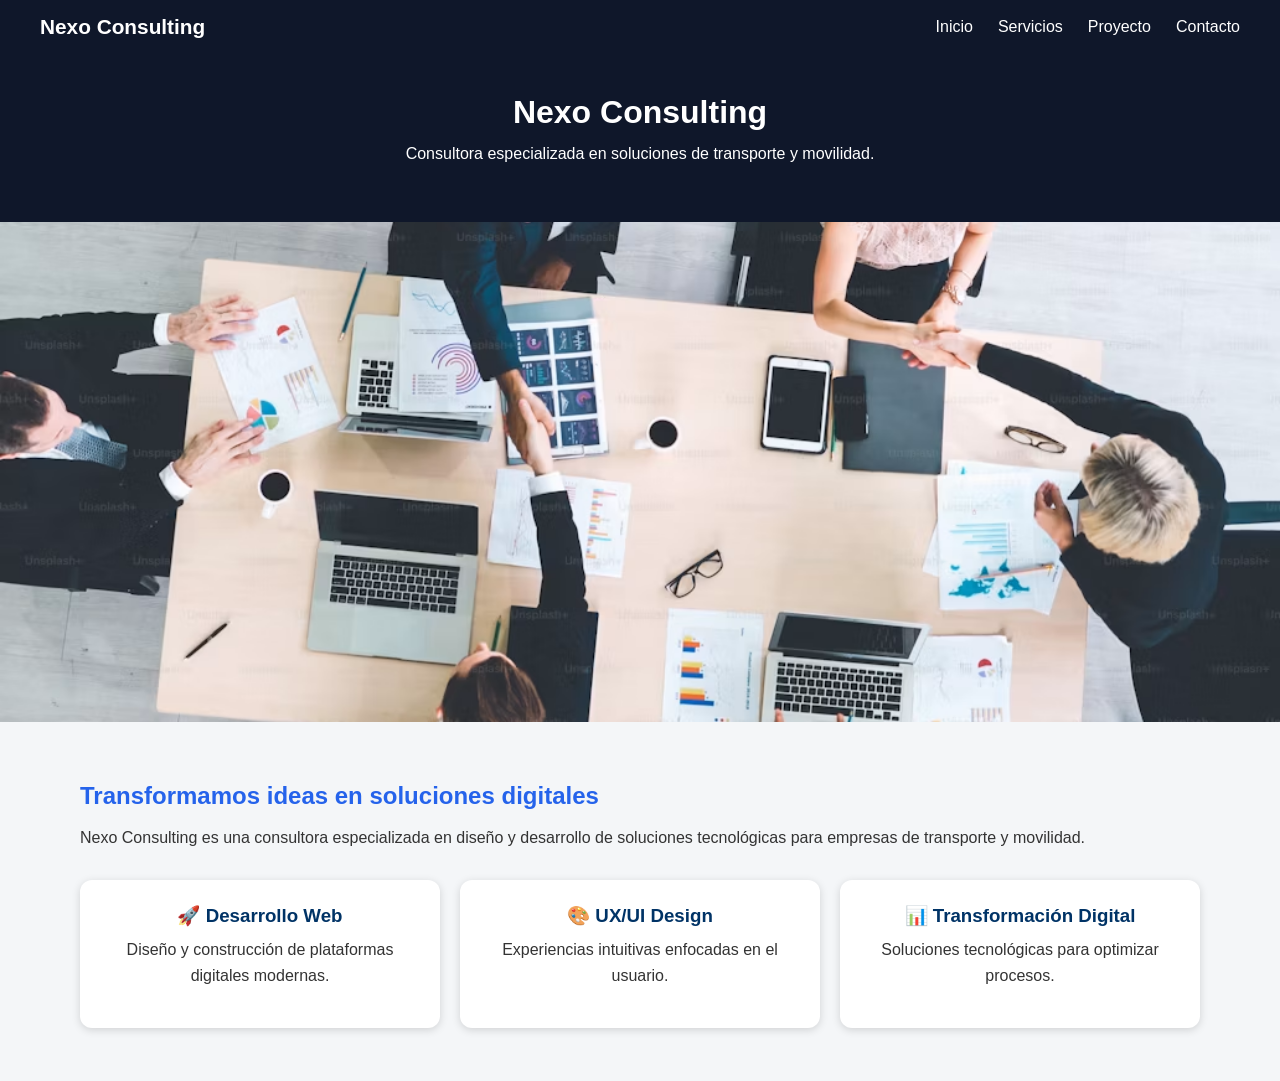
<file: index.html>
<!DOCTYPE html>
<html lang="es">
<head>
<meta charset="UTF-8">

<!-- REDIRECCIÓN CORRECTA PARA GITHUB PAGES -->
<meta http-equiv="refresh" content="0; url=ProyectoFinalWeb/consultora/index.html">

<title>Redirigiendo...</title>
</head>
<body>
Redirigiendo...
</body>
</html>
</file>
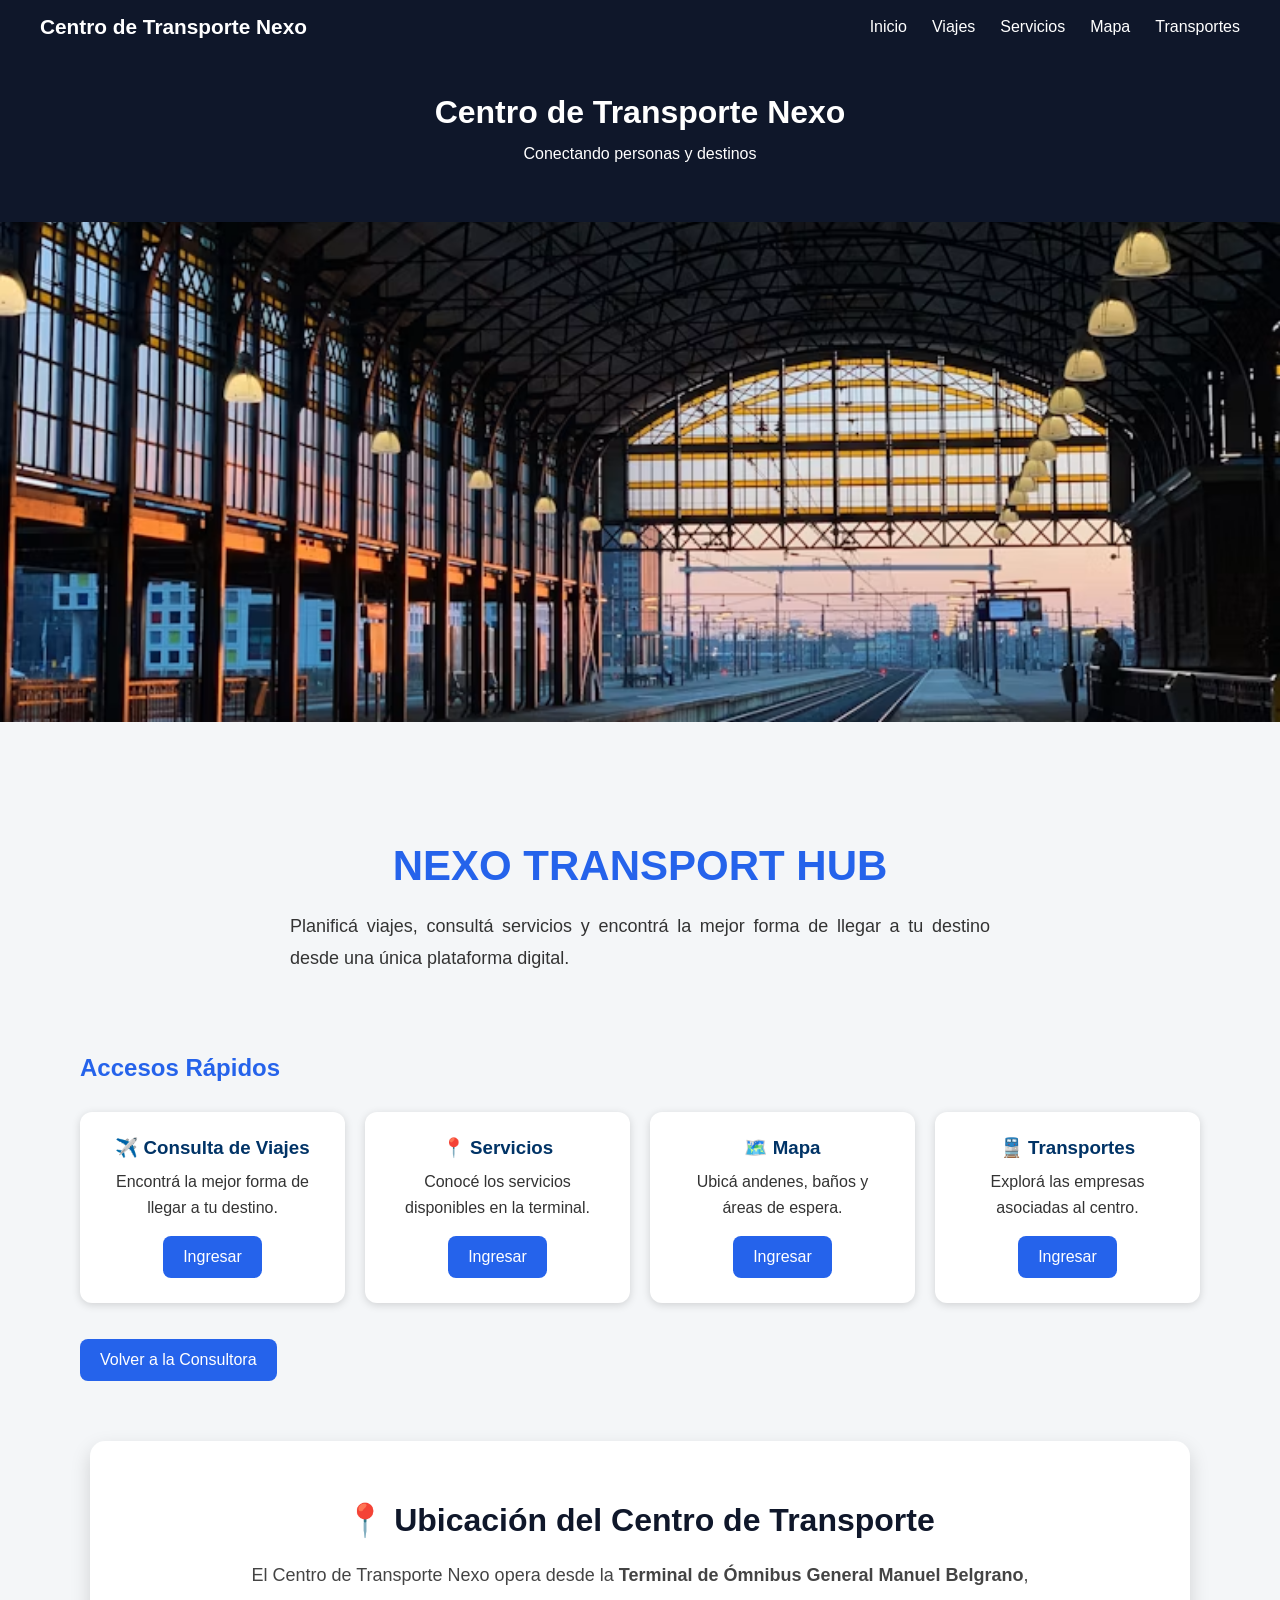
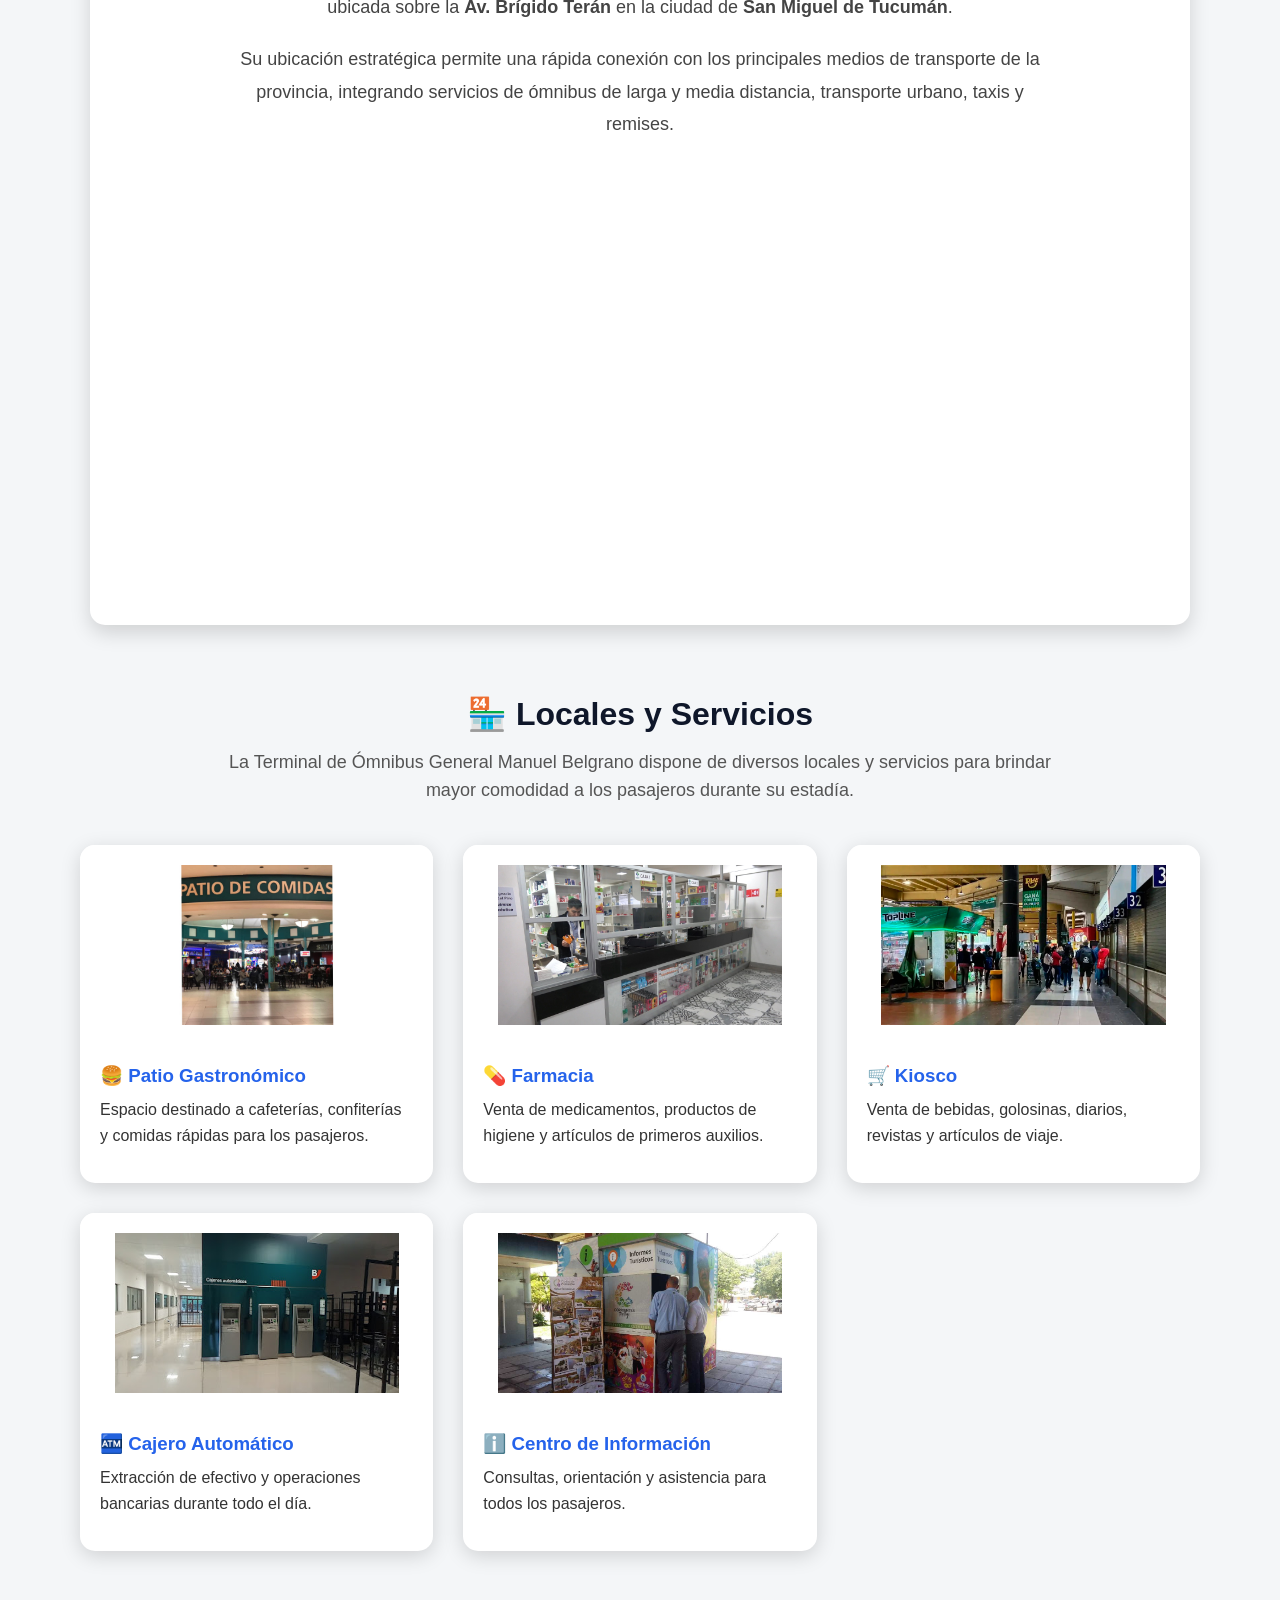
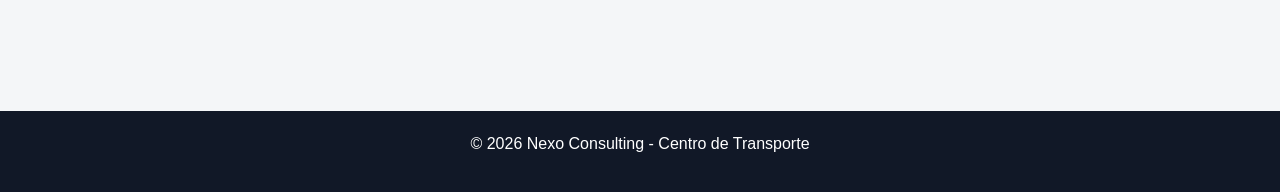
<file: ProyectoFinalWeb/centro-transporte/index.html>
<!DOCTYPE html>
<html lang="es">

<head>
    <meta charset="UTF-8">
    <meta name="viewport" content="width=device-width, initial-scale=1.0">
    <title>Centro de Transporte Nexo</title>

    <link rel="stylesheet" href="../css/estilos.css">
</head>

<body>

<nav class="navbar">

    <div class="logo">
        Centro de Transporte Nexo
    </div>

    <ul class="menu">
        <li><a href="index.html">Inicio</a></li>
        <li><a href="consulta.html">Viajes</a></li>
        <li><a href="servicios.html">Servicios</a></li>
        <li><a href="mapa.html">Mapa</a></li>
        <li><a href="transportes.html">Transportes</a></li>
    </ul>

</nav>

<header>
    <h1>Centro de Transporte Nexo</h1>
    <p>Conectando personas y destinos</p>
</header>

<img src="../img/terminal.jpg"
     alt="Centro de Transporte"
     class="hero">

<main>

<div class="hero-texto">

    <h2>NEXO TRANSPORT HUB</h2>

    <p>
        Planificá viajes, consultá servicios y encontrá la mejor forma de llegar a tu destino desde una única plataforma digital.
    </p>

</div>

<h2>Accesos Rápidos</h2>

<div class="tarjetas">

    <div class="tarjeta">
        <h3>✈️ Consulta de Viajes</h3>
        <p>Encontrá la mejor forma de llegar a tu destino.</p>
        <a class="boton" href="consulta.html">Ingresar</a>
    </div>

    <div class="tarjeta">
        <h3>📍 Servicios</h3>
        <p>Conocé los servicios disponibles en la terminal.</p>
        <a class="boton" href="servicios.html">Ingresar</a>
    </div>

    <div class="tarjeta">
        <h3>🗺️ Mapa</h3>
        <p>Ubicá andenes, baños y áreas de espera.</p>
        <a class="boton" href="mapa.html">Ingresar</a>
    </div>

    <div class="tarjeta">
        <h3>🚆 Transportes</h3>
        <p>Explorá las empresas asociadas al centro.</p>
        <a class="boton" href="transportes.html">Ingresar</a>
    </div>

</div>

<br><br>

<a class="boton" href="../consultora/index.html">
    Volver a la Consultora
</a>

<section class="ubicacion">

    <h2>📍 Ubicación del Centro de Transporte</h2>

    <p>
        El Centro de Transporte Nexo opera desde la <strong>Terminal de Ómnibus General Manuel Belgrano</strong>,
        ubicada sobre la <strong>Av. Brígido Terán</strong> en la ciudad de
        <strong>San Miguel de Tucumán</strong>.
    </p>

    <p>
        Su ubicación estratégica permite una rápida conexión con los principales medios
        de transporte de la provincia, integrando servicios de ómnibus de larga y media
        distancia, transporte urbano, taxis y remises.
    </p>

    <div class="mapa-ubicacion">

        <iframe
            src="https://www.google.com/maps?q=Terminal+de+Omnibus+General+Manuel+Belgrano+Tucuman&output=embed"
            width="100%"
            height="420"
            style="border:0;"
            loading="lazy"
            allowfullscreen>
        </iframe>

    </div>

</section>

<section class="locales">

<h2>🏪 Locales y Servicios</h2>

<p class="texto-locales">
La Terminal de Ómnibus General Manuel Belgrano dispone de diversos locales y servicios para brindar mayor comodidad a los pasajeros durante su estadía.
</p>

    <div class="contenedor-locales">

<div class="local">

<img src="../img/patio-gastronomico.jpg" alt="Patio Gastronómico">

<h3>🍔 Patio Gastronómico</h3>

<p>
Espacio destinado a cafeterías, confiterías y comidas rápidas para los pasajeros.
</p>

</div>

<div class="local">

<img src="../img/farmacia.jpg" alt="Farmacia">

<h3>💊 Farmacia</h3>

<p>
Venta de medicamentos, productos de higiene y artículos de primeros auxilios.
</p>

</div>

<div class="local">

<img src="../img/kiosco.jpg" alt="Kiosco">

<h3>🛒 Kiosco</h3>

<p>
Venta de bebidas, golosinas, diarios, revistas y artículos de viaje.
</p>

</div>

<div class="local">

<img src="../img/cajero.jpg" alt="Cajero Automático">

<h3>🏧 Cajero Automático</h3>

<p>
Extracción de efectivo y operaciones bancarias durante todo el día.
</p>

</div>

<div class="local">

<img src="../img/informacion.jpg" alt="Centro de Información">

<h3>ℹ️ Centro de Información</h3>

<p>
Consultas, orientación y asistencia para todos los pasajeros.
</p>

</div>

</div>

</section>
    
</main>

<footer>
    <p>© 2026 Nexo Consulting - Centro de Transporte</p>
</footer>

</body>

</html>
</file>
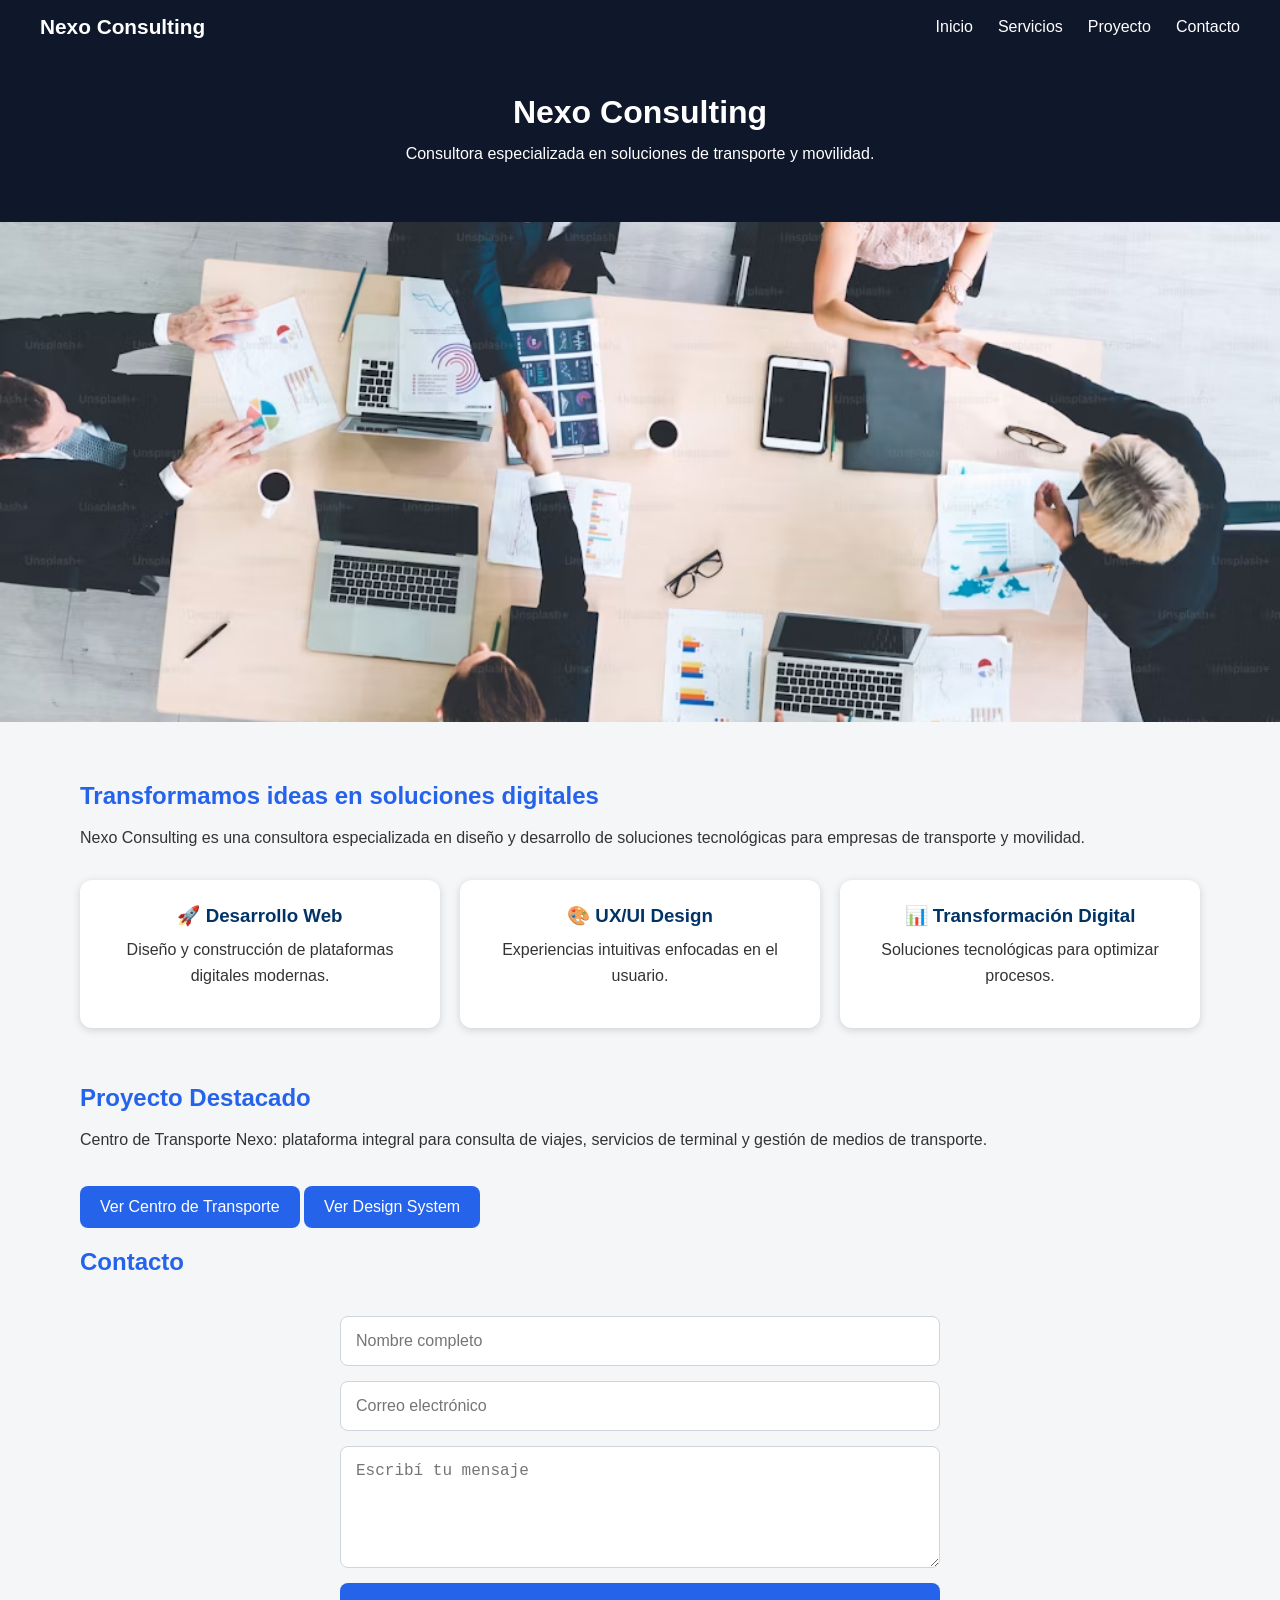
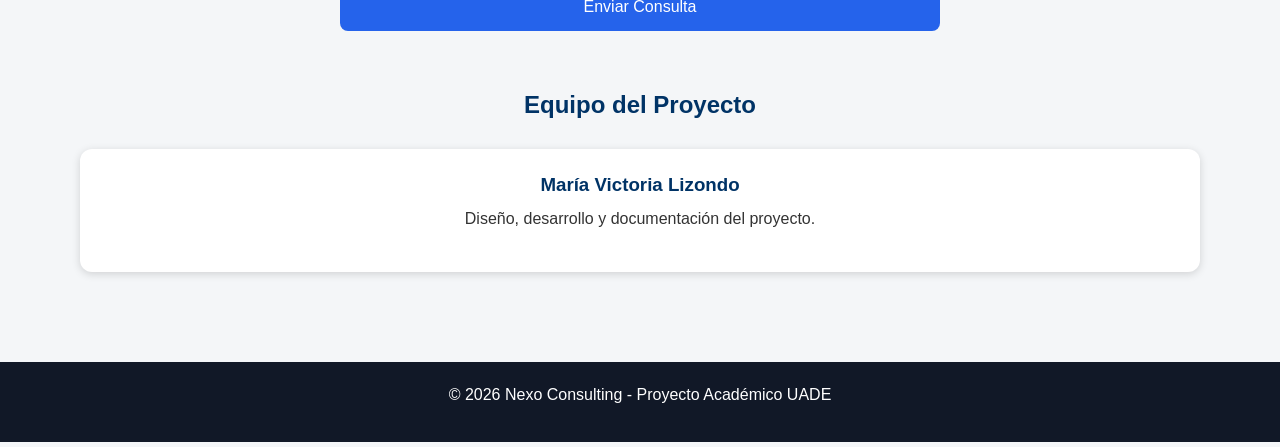
<file: ProyectoFinalWeb/consultora/index.html>
<!DOCTYPE html>
<html lang="es">

<head>
    <meta charset="UTF-8">
    <meta name="viewport" content="width=device-width, initial-scale=1.0">
    <title>Nexo Consulting</title>

    <link rel="stylesheet" href="../css/estilos.css">

</head>

<body>

<nav class="navbar">

    <div class="logo">Nexo Consulting</div>

    <ul class="menu">
        <li><a href="#inicio">Inicio</a></li>
        <li><a href="#servicios">Servicios</a></li>
        <li><a href="#proyecto">Proyecto</a></li>
        <li><a href="#contacto">Contacto</a></li>
    </ul>

</nav>

<header id="inicio">

    <h1>Nexo Consulting</h1>

    <p>
        Consultora especializada en soluciones de transporte y movilidad.
    </p>

</header>

<img
src="../img/consulting.jpg"
alt="Nexo Consulting"
class="hero">

<main>

<section id="servicios">

<h2>Transformamos ideas en soluciones digitales</h2>

<p>
Nexo Consulting es una consultora especializada en diseño y desarrollo de soluciones tecnológicas para empresas de transporte y movilidad.
</p>

<div class="tarjetas">

    <div class="tarjeta">
        <h3>🚀 Desarrollo Web</h3>
        <p>Diseño y construcción de plataformas digitales modernas.</p>
    </div>

    <div class="tarjeta">
        <h3>🎨 UX/UI Design</h3>
        <p>Experiencias intuitivas enfocadas en el usuario.</p>
    </div>

    <div class="tarjeta">
        <h3>📊 Transformación Digital</h3>
        <p>Soluciones tecnológicas para optimizar procesos.</p>
    </div>

</div>

</section>

<br><br>

<section id="proyecto">

<h2>Proyecto Destacado</h2>

<p>
Centro de Transporte Nexo: plataforma integral para consulta de viajes, servicios de terminal y gestión de medios de transporte.
</p>

<br>

<a class="boton" href="../centro-transporte/index.html">
Ver Centro de Transporte
</a>

<a class="boton"
href="https://vickylizondo.github.io/Proyecto-Final-Web/DesignSystem-Nexo.pdf"
target="_blank">
Ver Design System
</a>

</section>

<section id="contacto">

<h2>Contacto</h2>

<form class="contacto">

<input
type="text"
placeholder="Nombre completo"
required>

<input
type="email"
placeholder="Correo electrónico"
required>

<textarea
placeholder="Escribí tu mensaje"
rows="5">
</textarea>

<button type="submit">
Enviar Consulta
</button>

</form>

</section>

<section class="equipo">

<h2>Equipo del Proyecto</h2>

<div class="tarjetas">

<a href="../portfolio/index.html" class="tarjeta tarjeta-link">

<h3>María Victoria Lizondo</h3>

<p>
Diseño, desarrollo y documentación del proyecto.
</p>

</a>

</div>

</section>

</main>

<footer>

<p>
© 2026 Nexo Consulting - Proyecto Académico UADE
</p>

</footer>

<script src="../js/script.js"></script>

</body>

</html>
</file>
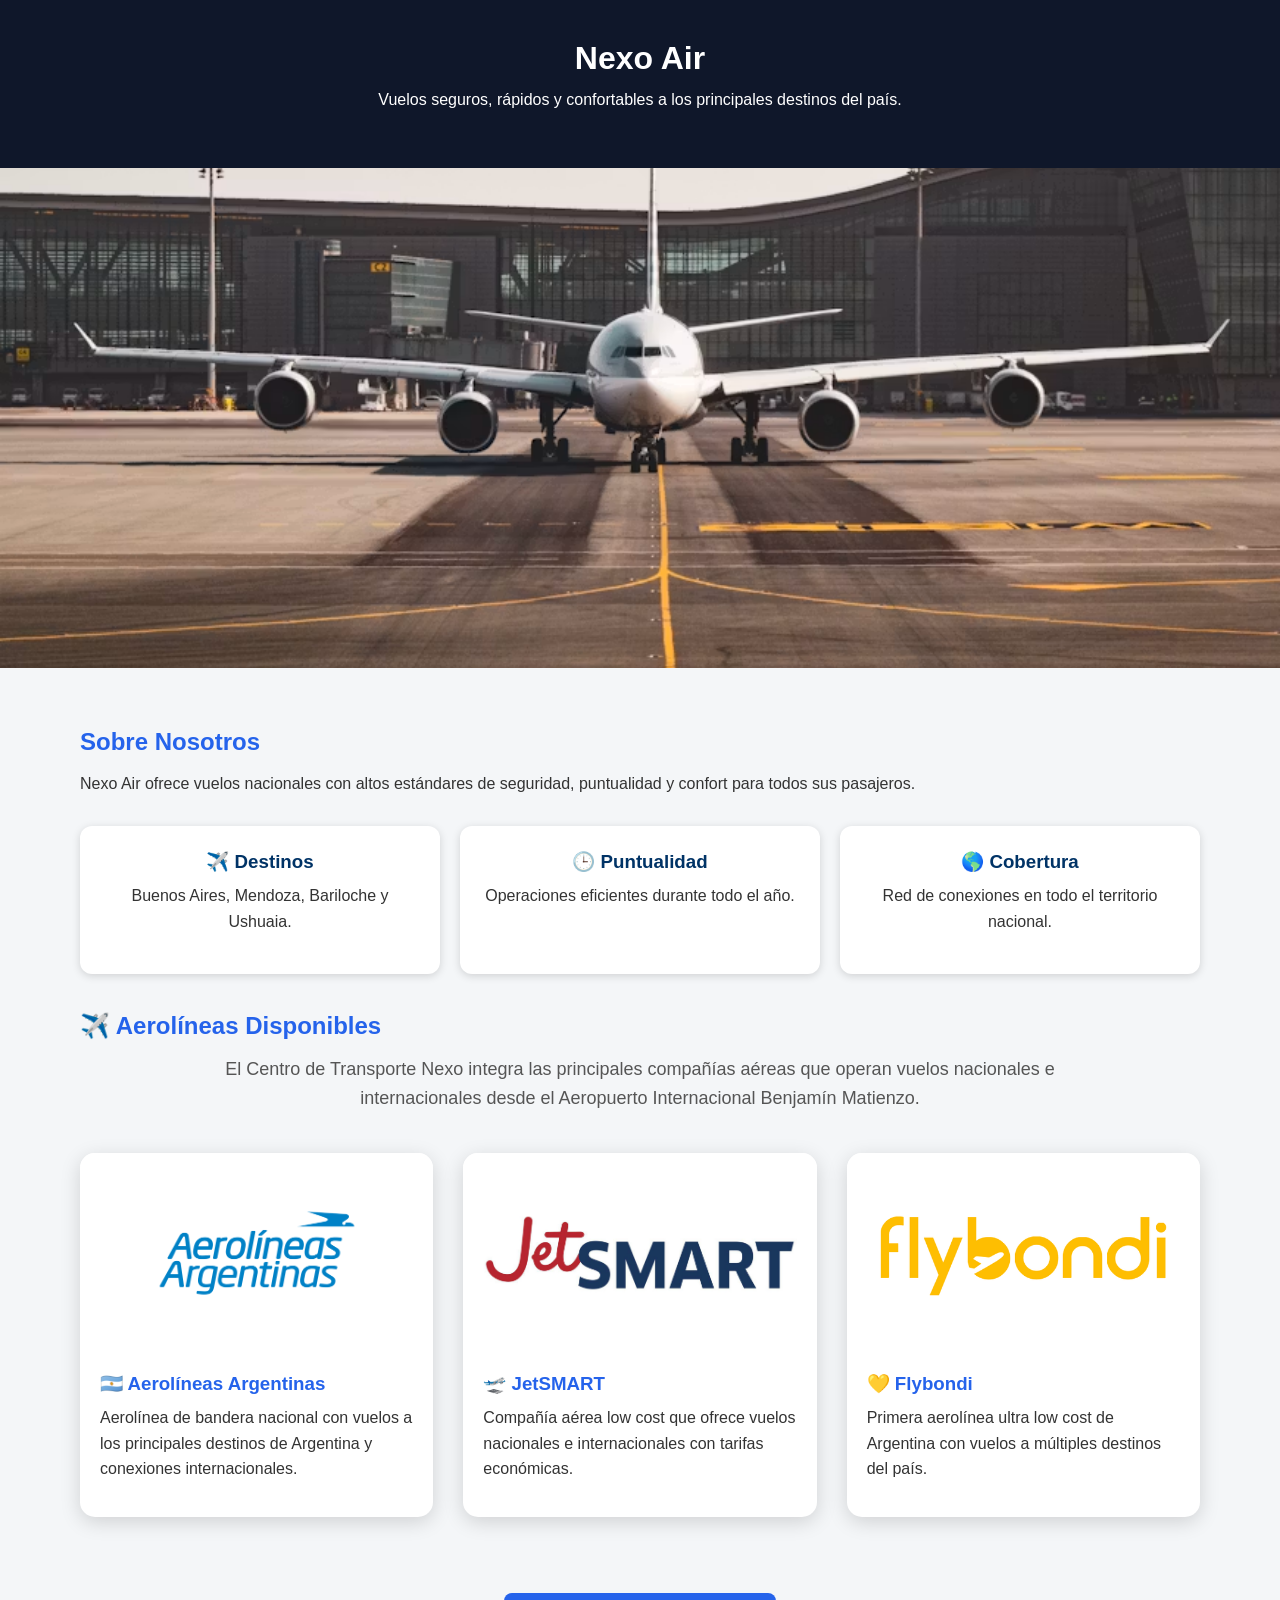
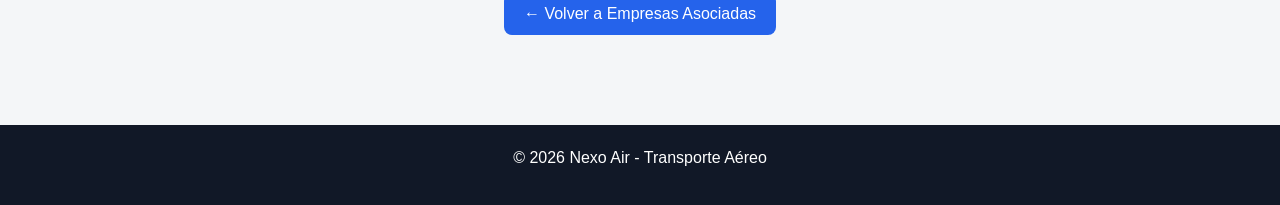
<file: ProyectoFinalWeb/nexo-air/index.html>
<!DOCTYPE html>
<html lang="es">

<head>
<meta charset="UTF-8">
<meta name="viewport" content="width=device-width, initial-scale=1.0">
<title>Nexo Air</title>

<link rel="stylesheet" href="../css/estilos.css">
</head>

<body>

<header>
<h1>Nexo Air</h1>
<p>Vuelos seguros, rápidos y confortables a los principales destinos del país.</p>
</header>

<img
src="../img/avion.jpg"
alt="Avión"
class="hero">

<main>

<h2>Sobre Nosotros</h2>

<p>
Nexo Air ofrece vuelos nacionales con altos estándares de seguridad,
puntualidad y confort para todos sus pasajeros.
</p>

<div class="tarjetas">

<div class="tarjeta">
<h3>✈️ Destinos</h3>
<p>Buenos Aires, Mendoza, Bariloche y Ushuaia.</p>
</div>

<div class="tarjeta">
<h3>🕒 Puntualidad</h3>
<p>Operaciones eficientes durante todo el año.</p>
</div>

<div class="tarjeta">
<h3>🌎 Cobertura</h3>
<p>Red de conexiones en todo el territorio nacional.</p>
</div>

</div>

<br>
    
    <section class="lineas">

<h2>✈️ Aerolíneas Disponibles</h2>

<p class="texto-locales">
El Centro de Transporte Nexo integra las principales compañías aéreas que operan vuelos nacionales e internacionales desde el Aeropuerto Internacional Benjamín Matienzo.
</p>

<div class="contenedor-locales">

<div class="local">

<img src="../img/aerolineas.jpg" alt="Aerolíneas Argentinas">

<h3>🇦🇷 Aerolíneas Argentinas</h3>

<p>
Aerolínea de bandera nacional con vuelos a los principales destinos de Argentina y conexiones internacionales.
</p>

</div>

<div class="local">

<img src="../img/jetsmart.jpg" alt="JetSMART">

<h3>🛫 JetSMART</h3>

<p>
Compañía aérea low cost que ofrece vuelos nacionales e internacionales con tarifas económicas.
</p>

</div>

<div class="local">

<img src="../img/flybondi.jpg" alt="Flybondi">

<h3>💛 Flybondi</h3>

<p>
Primera aerolínea ultra low cost de Argentina con vuelos a múltiples destinos del país.
</p>

</div>

</div>

</section>

    <br><br>

<div style="text-align:center; margin-top:40px;">

<a class="boton" href="../centro-transporte/transportes.html">
← Volver a Empresas Asociadas
</a>

</div>
    
</main>

<footer>
    <p>© 2026 Nexo Air - Transporte Aéreo</p>
</footer>

</body>
</html>
</file>
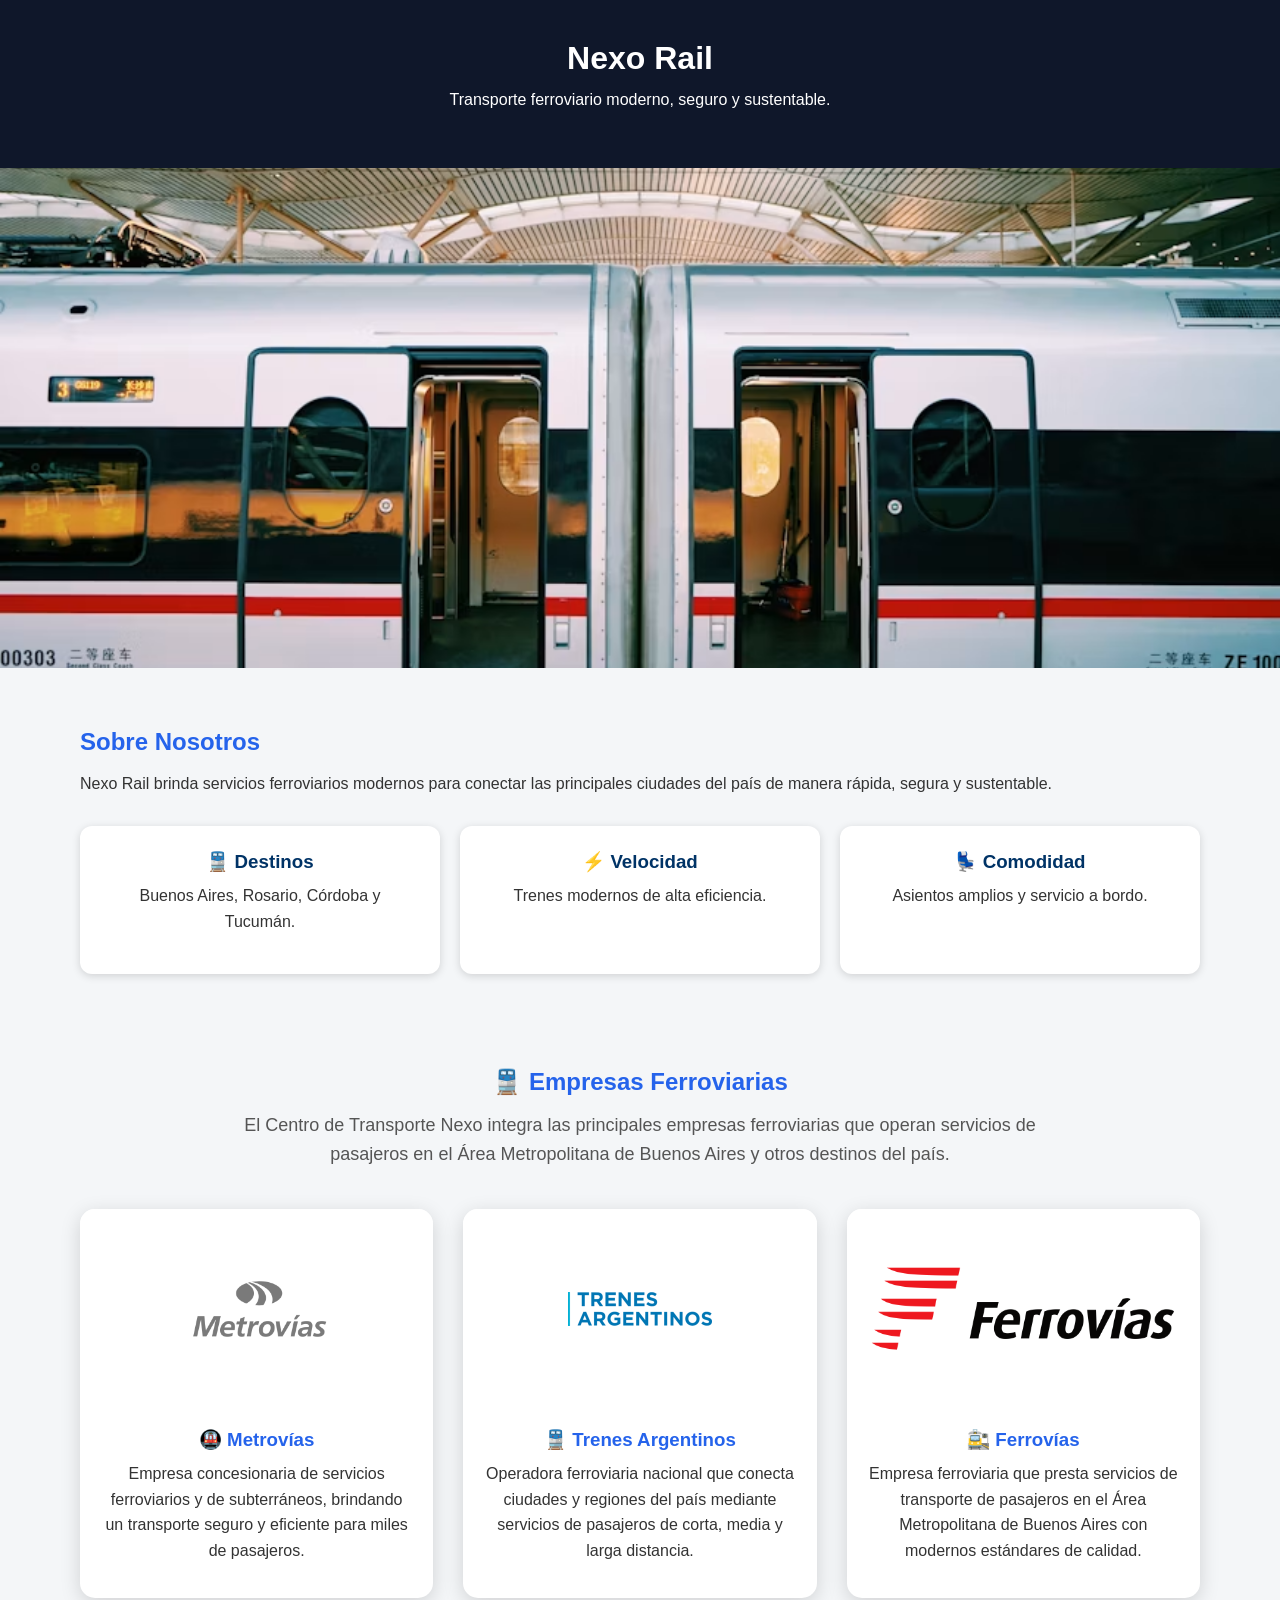
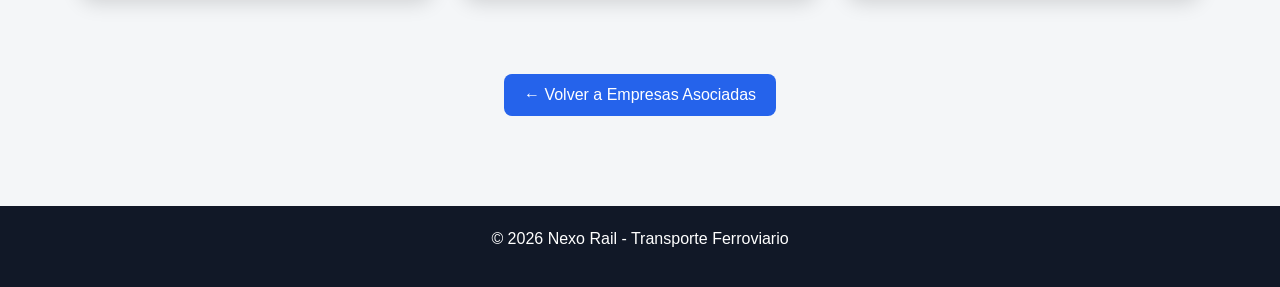
<file: ProyectoFinalWeb/nexo-rail/index.html>
<!DOCTYPE html>
<html lang="es">

<head>
<meta charset="UTF-8">
<meta name="viewport" content="width=device-width, initial-scale=1.0">
<title>Nexo Rail</title>

<link rel="stylesheet" href="../css/estilos.css">
</head>

<body>

<header>
<h1>Nexo Rail</h1>
<p>Transporte ferroviario moderno, seguro y sustentable.</p>
</header>

<img
src="../img/train.jpg"
alt="Tren"
class="hero">

<main>

<h2>Sobre Nosotros</h2>

<p>
Nexo Rail brinda servicios ferroviarios modernos para conectar
las principales ciudades del país de manera rápida, segura y sustentable.
</p>

<div class="tarjetas">

<div class="tarjeta">
<h3>🚆 Destinos</h3>
<p>Buenos Aires, Rosario, Córdoba y Tucumán.</p>
</div>

<div class="tarjeta">
<h3>⚡ Velocidad</h3>
<p>Trenes modernos de alta eficiencia.</p>
</div>

<div class="tarjeta">
<h3>💺 Comodidad</h3>
<p>Asientos amplios y servicio a bordo.</p>
</div>

</div>

<br>

<br><br>

<div style="text-align:center; margin-top:40px;">

    <section class="lineas">

<h2>🚆 Empresas Ferroviarias</h2>

<p class="texto-locales">
El Centro de Transporte Nexo integra las principales empresas ferroviarias que operan servicios de pasajeros en el Área Metropolitana de Buenos Aires y otros destinos del país.
</p>

<div class="contenedor-locales">

<div class="local">

<img src="../img/metrovias.jpg" alt="Metrovías">

<h3>🚇 Metrovías</h3>

<p>
Empresa concesionaria de servicios ferroviarios y de subterráneos, brindando un transporte seguro y eficiente para miles de pasajeros.
</p>

</div>

<div class="local">

<img src="../img/trenesargentinos.jpg" alt="Trenes Argentinos">

<h3>🚆 Trenes Argentinos</h3>

<p>
Operadora ferroviaria nacional que conecta ciudades y regiones del país mediante servicios de pasajeros de corta, media y larga distancia.
</p>

</div>

<div class="local">

<img src="../img/ferrovias.jpg" alt="Ferrovías">

<h3>🚉 Ferrovías</h3>

<p>
Empresa ferroviaria que presta servicios de transporte de pasajeros en el Área Metropolitana de Buenos Aires con modernos estándares de calidad.
</p>

</div>

</div>

</section>

<br><br>

<div style="text-align:center; margin-top:40px;">
    
</div>
    
<a class="boton" href="../centro-transporte/transportes.html">
← Volver a Empresas Asociadas
</a>

</div>

</main>

<footer>
    <p>© 2026 Nexo Rail - Transporte Ferroviario</p>
</footer>

</body>
</html>
</file>
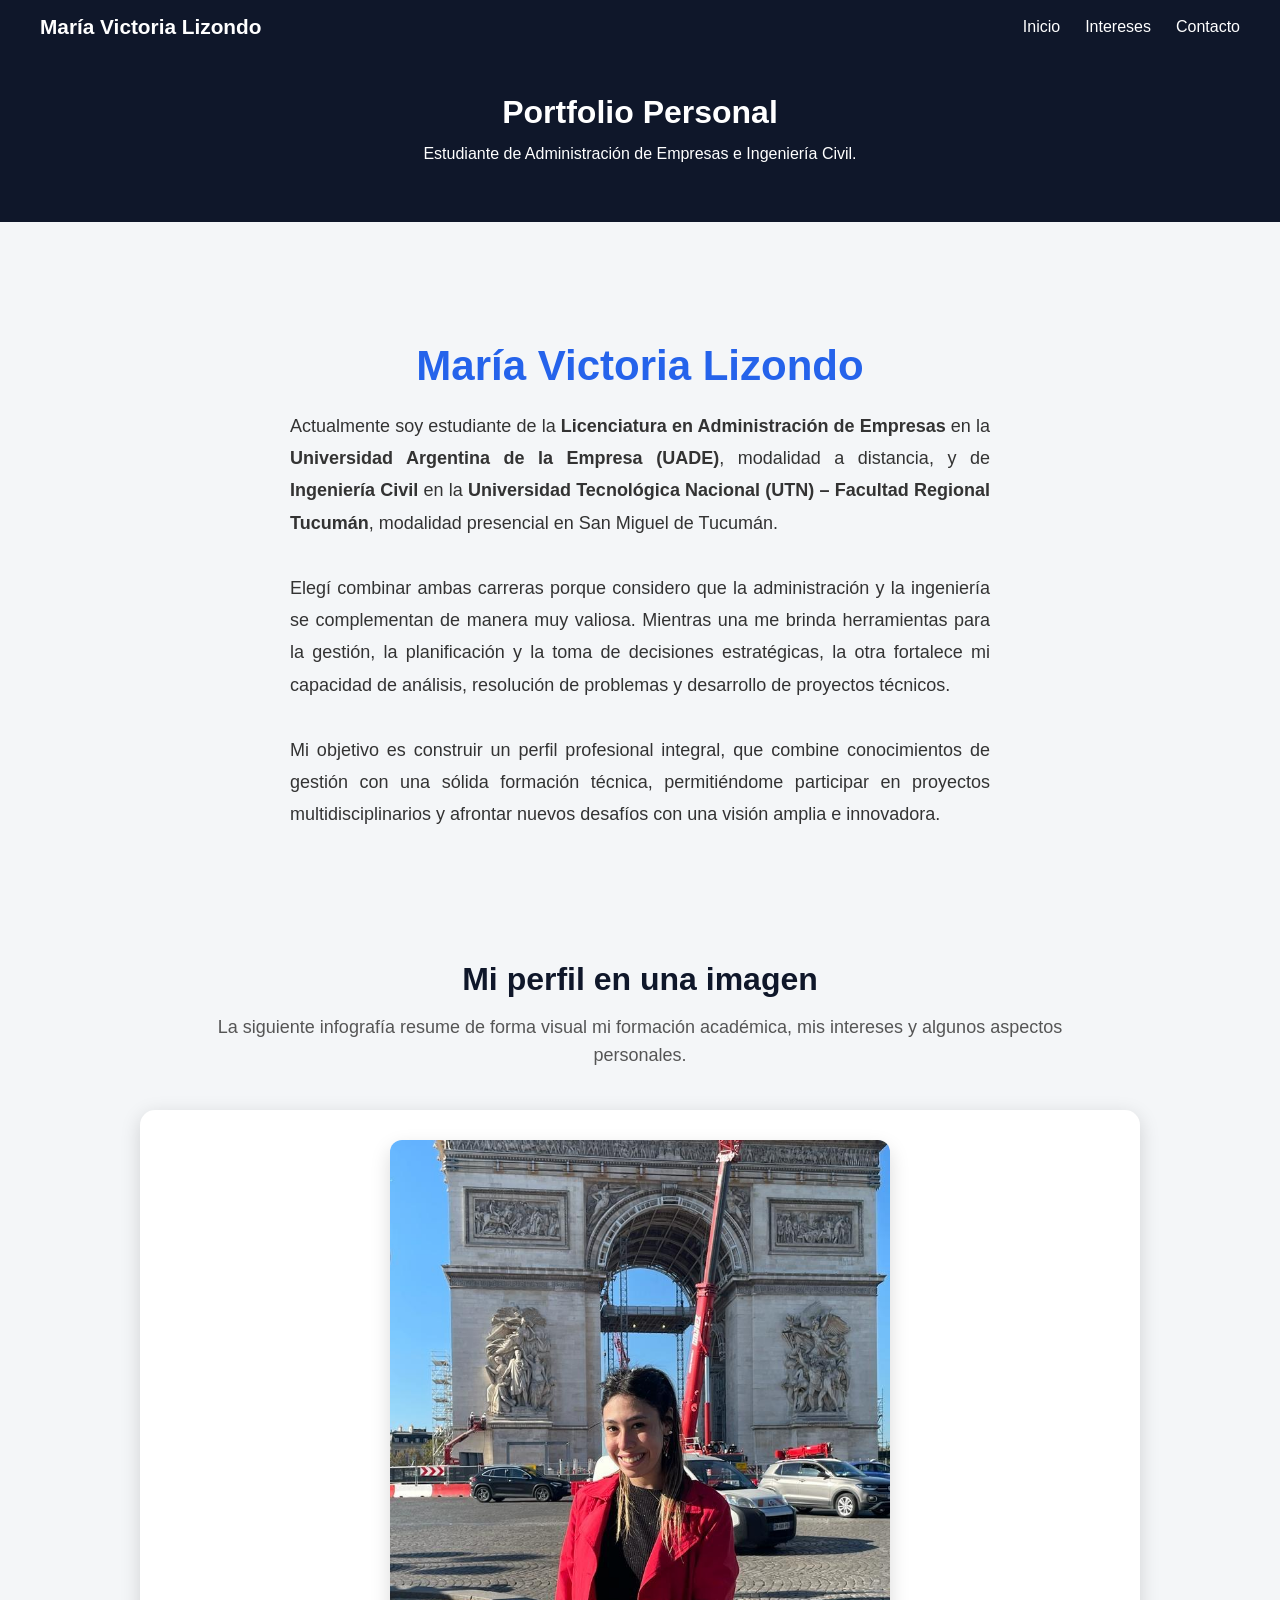
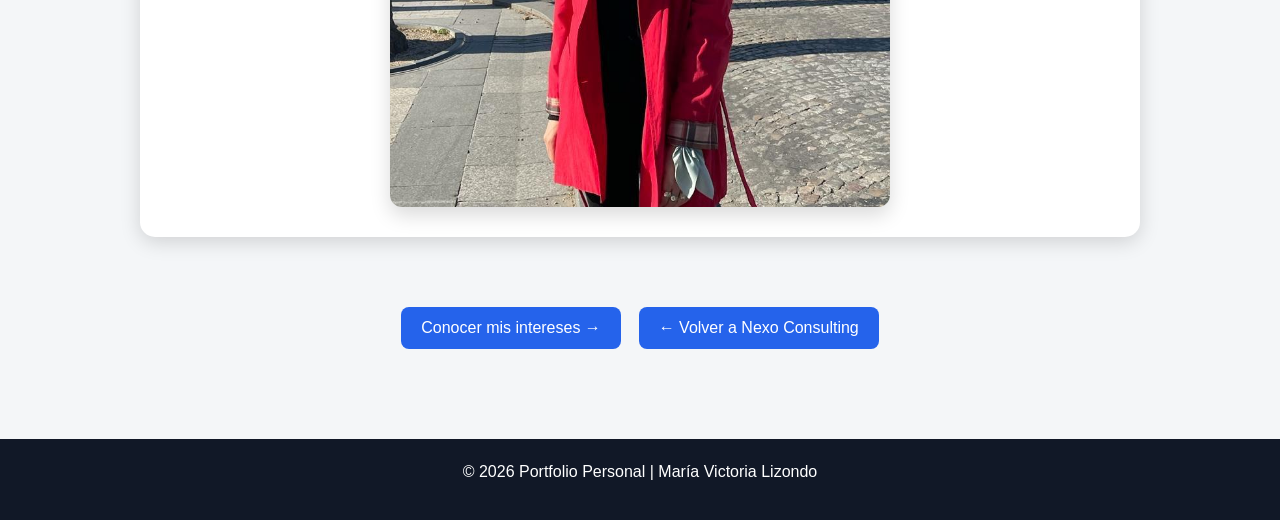
<file: ProyectoFinalWeb/portfolio/index.html>
<!DOCTYPE html>
<html lang="es">

<head>

<meta charset="UTF-8">
<meta name="viewport" content="width=device-width, initial-scale=1.0">

<title>Portfolio | María Victoria Lizondo</title>

<link rel="stylesheet" href="../css/estilos.css">

</head>

<body>

<nav class="navbar">

<div class="logo">
María Victoria Lizondo
</div>

<ul class="menu">
<li><a href="index.html">Inicio</a></li>
<li><a href="intereses.html">Intereses</a></li>
<li><a href="contacto.html">Contacto</a></li>
</ul>

</nav>

<header>

<h1>Portfolio Personal</h1>

<p>
Estudiante de Administración de Empresas e Ingeniería Civil.
</p>

</header>

<main>

<section class="hero-texto">

<h2>María Victoria Lizondo</h2>

<p>

Actualmente soy estudiante de la
<strong>Licenciatura en Administración de Empresas</strong>
en la
<strong>Universidad Argentina de la Empresa (UADE)</strong>,
modalidad a distancia, y de
<strong>Ingeniería Civil</strong>
en la
<strong>Universidad Tecnológica Nacional (UTN) – Facultad Regional Tucumán</strong>,
modalidad presencial en San Miguel de Tucumán.

<br><br>

Elegí combinar ambas carreras porque considero que la administración y la ingeniería se complementan de manera muy valiosa. Mientras una me brinda herramientas para la gestión, la planificación y la toma de decisiones estratégicas, la otra fortalece mi capacidad de análisis, resolución de problemas y desarrollo de proyectos técnicos.

<br><br>

Mi objetivo es construir un perfil profesional integral, que combine conocimientos de gestión con una sólida formación técnica, permitiéndome participar en proyectos multidisciplinarios y afrontar nuevos desafíos con una visión amplia e innovadora.

</p>

</section>

<section class="locales">

<h2>Mi perfil en una imagen</h2>

<p class="texto-locales">

La siguiente infografía resume de forma visual mi formación académica,
mis intereses y algunos aspectos personales.

</p>

<div class="infografia">

<img src="infografia.jpg" alt="Infografía Personal">

</div>

</section>

<div style="text-align:center; margin-top:50px;">

<a class="boton" href="intereses.html">
Conocer mis intereses →
</a>

&nbsp;&nbsp;

<a class="boton" href="../consultora/index.html">
← Volver a Nexo Consulting
</a>

</div>

</main>

<footer>

<p>
© 2026 Portfolio Personal | María Victoria Lizondo
</p>

</footer>

</body>

</html>
</file>
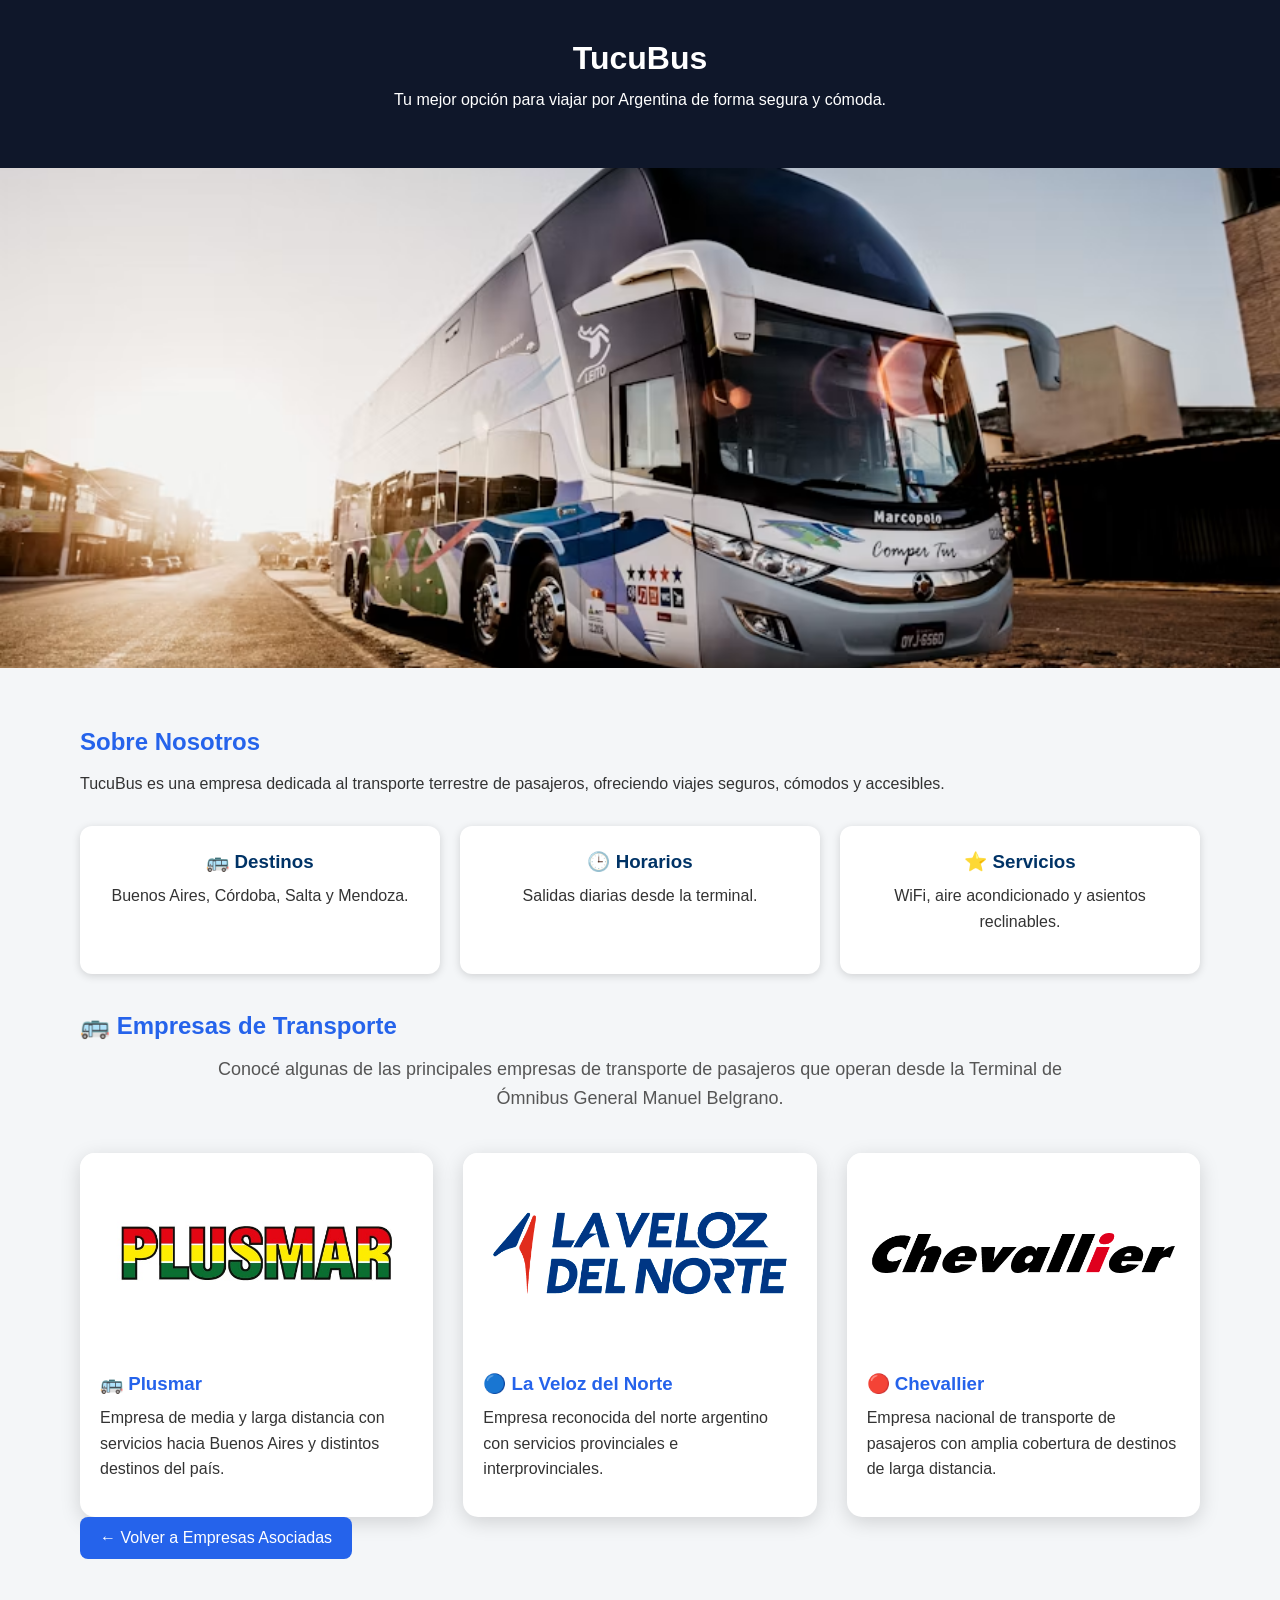
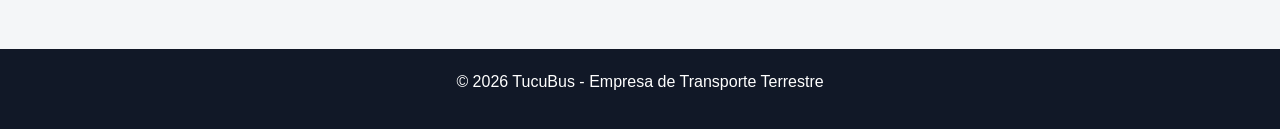
<file: ProyectoFinalWeb/tucubus/index.html>
<!DOCTYPE html>
<html lang="es">

<head>
<meta charset="UTF-8">
<meta name="viewport" content="width=device-width, initial-scale=1.0">
<title>TucuBus</title>

<link rel="stylesheet" href="../css/estilos.css">
</head>

<body>

<header>
<h1>TucuBus</h1>
<p>Tu mejor opción para viajar por Argentina de forma segura y cómoda.</p>
</header>

<img
src="../img/bus.jpg"
alt="Bus"
class="hero">

<main>

<h2>Sobre Nosotros</h2>

<p>
TucuBus es una empresa dedicada al transporte terrestre de pasajeros,
ofreciendo viajes seguros, cómodos y accesibles.
</p>

<div class="tarjetas">

<div class="tarjeta">
<h3>🚌 Destinos</h3>
<p>Buenos Aires, Córdoba, Salta y Mendoza.</p>
</div>

<div class="tarjeta">
<h3>🕒 Horarios</h3>
<p>Salidas diarias desde la terminal.</p>
</div>

<div class="tarjeta">
<h3>⭐ Servicios</h3>
<p>WiFi, aire acondicionado y asientos reclinables.</p>
</div>

</div>

<br>
    
<section class="lineas">

<h2>🚌 Empresas de Transporte</h2>

<p class="texto-locales">
Conocé algunas de las principales empresas de transporte de pasajeros que operan desde la Terminal de Ómnibus General Manuel Belgrano.
</p>

<div class="contenedor-locales">

<div class="local">

<img src="../img/plusmar.jpg" alt="Plusmar">

<h3>🚌 Plusmar</h3>

<p>
Empresa de media y larga distancia con servicios hacia Buenos Aires y distintos destinos del país.
</p>

</div>

<div class="local">

<img src="../img/veloz.jpg" alt="La Veloz del Norte">

<h3>🔵 La Veloz del Norte</h3>

<p>
Empresa reconocida del norte argentino con servicios provinciales e interprovinciales.
</p>

</div>

<div class="local">

<img src="../img/chevalier.jpg" alt="Chevallier">

<h3>🔴 Chevallier</h3>

<p>
Empresa nacional de transporte de pasajeros con amplia cobertura de destinos de larga distancia.
</p>

</div>

</div>

</section>

<a class="boton" href="../centro-transporte/transportes.html">
← Volver a Empresas Asociadas
</a>

</div>
    
</main>

<footer>
    <p>© 2026 TucuBus - Empresa de Transporte Terrestre</p>
</footer>

</body>
</html>
</file>
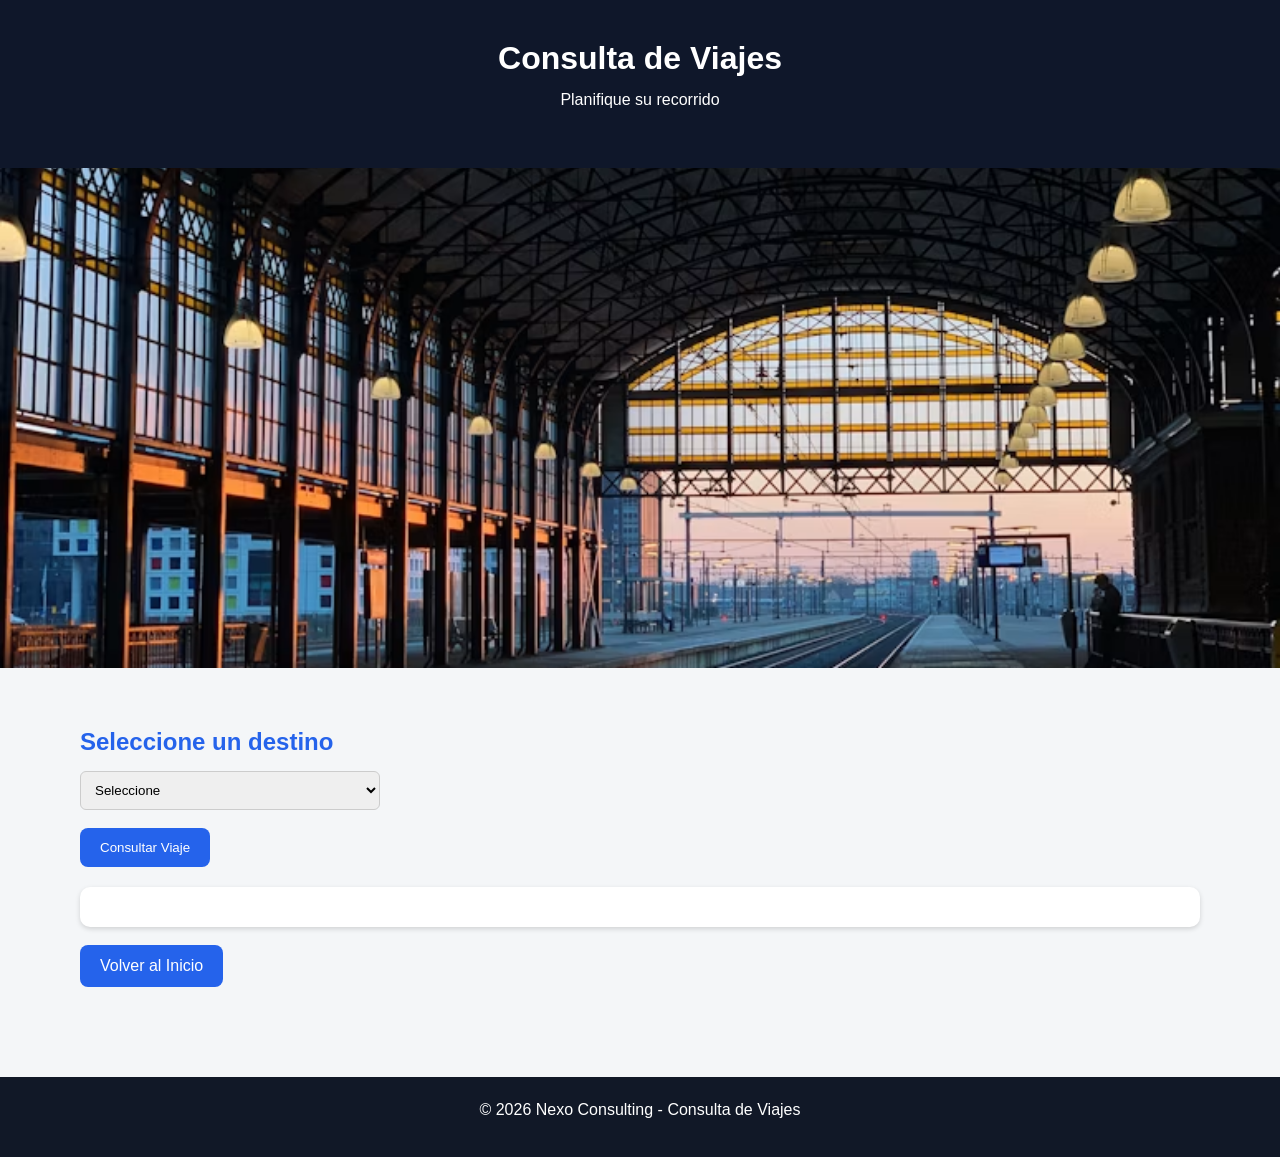
<file: ProyectoFinalWeb/centro-transporte/consulta.html>
<!DOCTYPE html>
<html lang="es">

<head>
    <meta charset="UTF-8">
    <meta name="viewport" content="width=device-width, initial-scale=1.0">
    <title>Consulta de Viajes</title>

    <link rel="stylesheet" href="../css/estilos.css">
</head>

<body>

<header>
    <h1>Consulta de Viajes</h1>
    <p>Planifique su recorrido</p>
</header>

<img
src="../img/terminal.jpg"
alt="Consulta de Viajes"
class="hero">

<main>

<h2>Seleccione un destino</h2>

<select id="destino">

    <option value="">Seleccione</option>

    <option value="Buenos Aires">
        Buenos Aires
    </option>

    <option value="Córdoba">
        Córdoba
    </option>

    <option value="Salta">
        Salta
    </option>

    <option value="Mendoza">
        Mendoza
    </option>

</select>

<br><br>

<button class="boton" onclick="consultarViaje()">
Consultar Viaje
</button>

<div id="resultado"></div>

<br>

<a class="boton" href="index.html">
Volver al Inicio
</a>

</main>

<script>

function consultarViaje() {

    let destino =
    document.getElementById("destino").value;

    let resultado =
    document.getElementById("resultado");

    if(destino === "Buenos Aires") {

        resultado.innerHTML = `
        <h3>Resultado</h3>
        <p><b>Transporte:</b> Avión</p>
        <p><b>Salida:</b> Puerta 5</p>
        <p><b>Tiempo:</b> 2 horas</p>
        <p><b>Costo:</b> $120.000</p>
        `;
    }

    else if(destino === "Córdoba") {

        resultado.innerHTML = `
        <h3>Resultado</h3>
        <p><b>Transporte:</b> Ómnibus</p>
        <p><b>Salida:</b> Andén 8</p>
        <p><b>Tiempo:</b> 7 horas</p>
        <p><b>Costo:</b> $35.000</p>
        `;
    }

    else if(destino === "Salta") {

        resultado.innerHTML = `
        <h3>Resultado</h3>
        <p><b>Transporte:</b> Tren</p>
        <p><b>Salida:</b> Andén 3</p>
        <p><b>Tiempo:</b> 5 horas</p>
        <p><b>Costo:</b> $20.000</p>
        `;
    }

    else if(destino === "Mendoza") {

        resultado.innerHTML = `
        <h3>Resultado</h3>
        <p><b>Transporte:</b> Avión</p>
        <p><b>Salida:</b> Puerta 2</p>
        <p><b>Tiempo:</b> 2 horas 30 min</p>
        <p><b>Costo:</b> $95.000</p>
        `;
    }

    else {

        resultado.innerHTML =
        "<p><b>Debe seleccionar un destino para realizar la consulta.</b></p>";
    }

}

</script>

<footer>
    <p>© 2026 Nexo Consulting - Consulta de Viajes</p>
</footer>

</body>

</html>
</file>
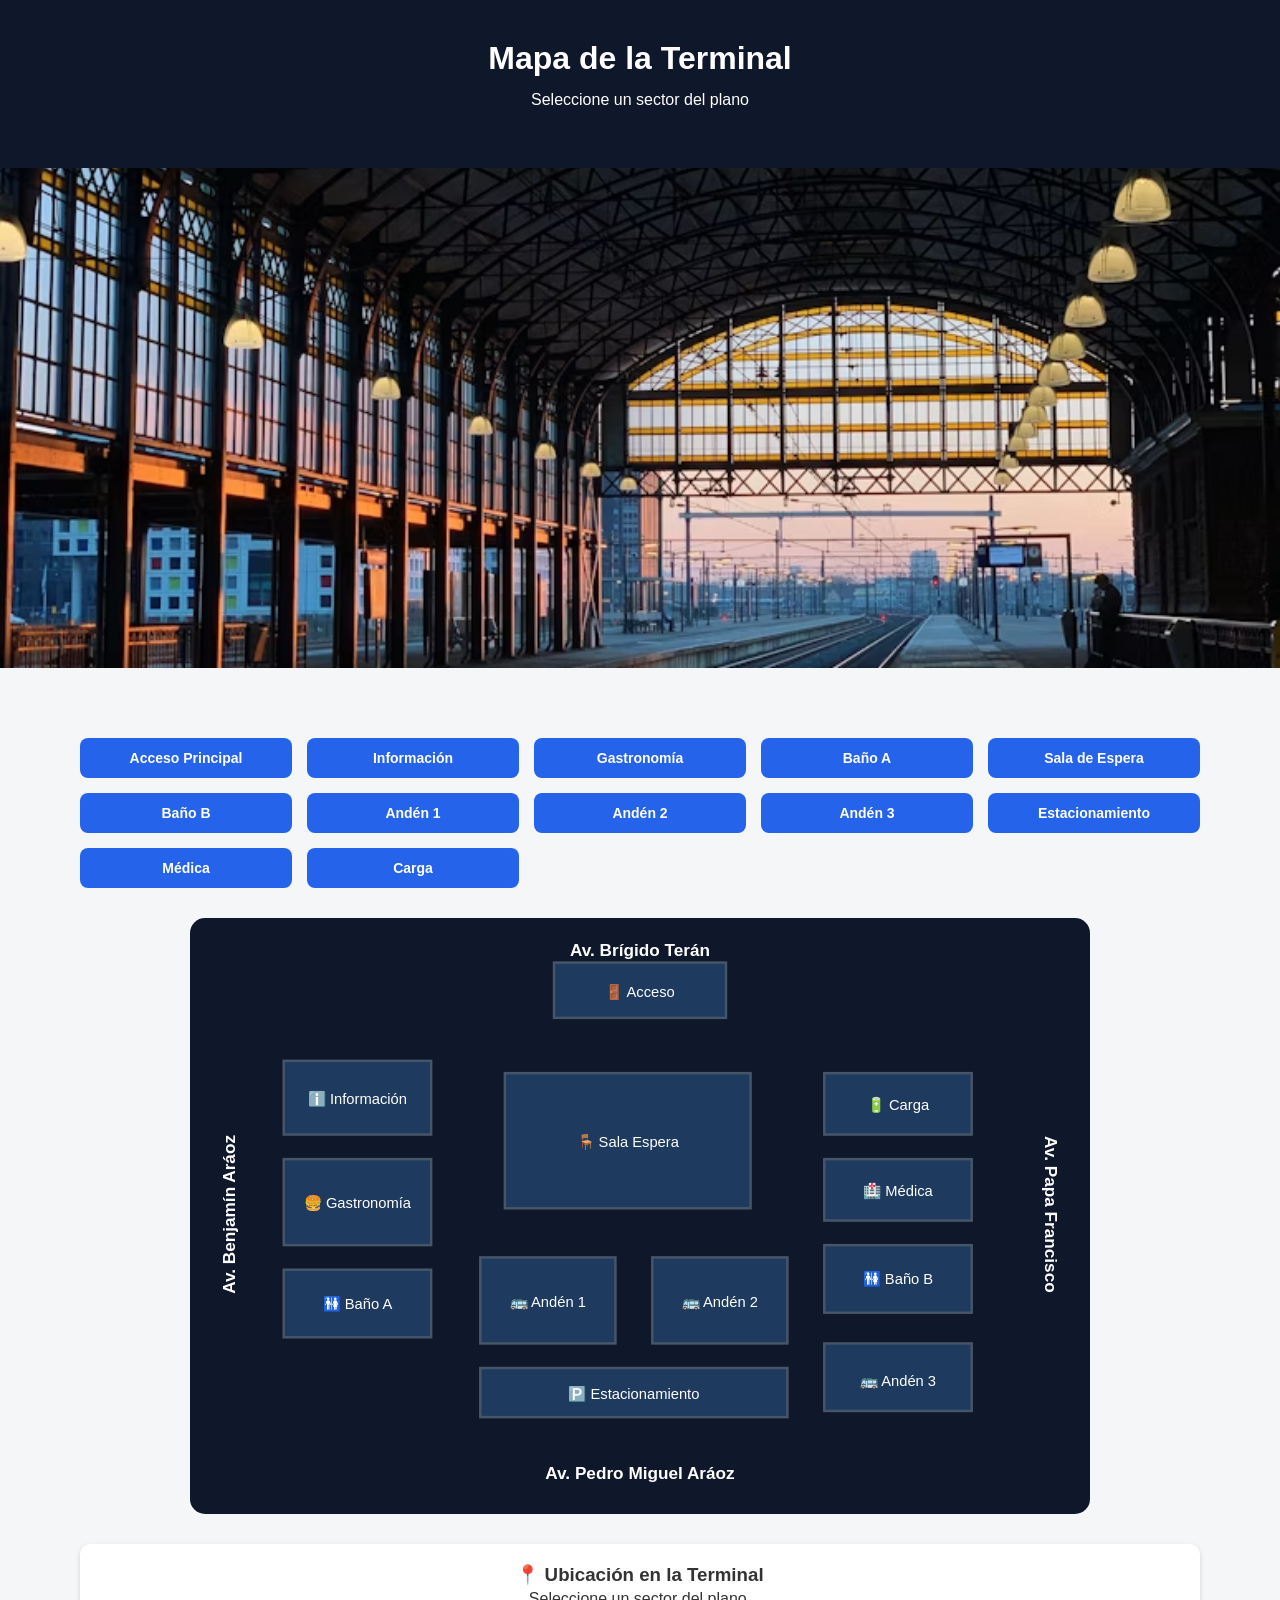
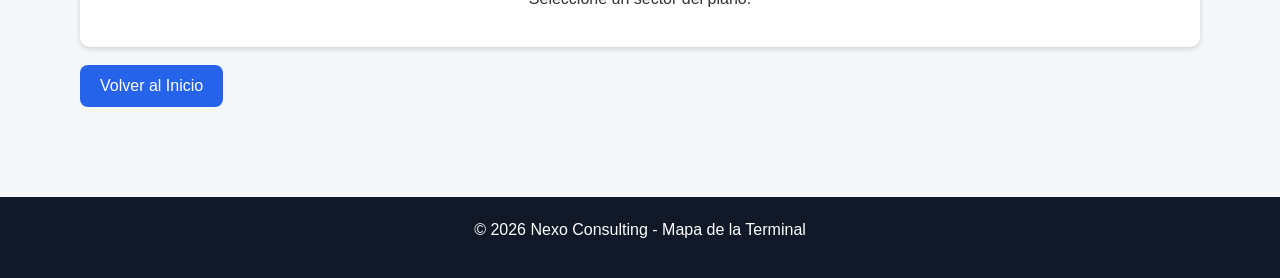
<file: ProyectoFinalWeb/centro-transporte/mapa.html>
<!DOCTYPE html>
<html lang="es">

<head>
<meta charset="UTF-8">
<meta name="viewport" content="width=device-width, initial-scale=1.0">
<title>Mapa Interactivo</title>

<link rel="stylesheet" href="../css/estilos.css">

<style>

.terminal-map{
max-width:900px;
margin:30px auto;
background:#0F172A;
padding:20px;
border-radius:15px;
}

svg{
width:100%;
height:auto;
}

.zone{
fill:#1E3A5F;
stroke:#475569;
stroke-width:2;
cursor:pointer;
transition:.3s;
}

.zone:hover{
fill:#2563EB;
}

.zone.active{
fill:#2563EB;
stroke:#ffffff;
stroke-width:4;
}

.label{
fill:white;
font-size:12px;
text-anchor:middle;
font-family:Arial;
pointer-events:none;
}

#info-panel{
margin-top:20px;
background:white;
padding:20px;
border-radius:10px;
text-align:center;
box-shadow:0 2px 5px rgba(0,0,0,.15);
}

.boton-sector{
background:#2563EB;
color:white;
border:none;
padding:12px 18px;
border-radius:8px;
cursor:pointer;
font-size:14px;
font-weight:bold;
transition:0.3s;
}

.boton-sector:hover{
background:#1d4ed8;
transform:translateY(-3px);
box-shadow:0 8px 20px rgba(37,99,235,.30);
}

.tarjetas{
display:grid;
grid-template-columns:repeat(auto-fit,minmax(180px,1fr));
gap:15px;
margin-bottom:30px;
}

</style>
</head>

<body>

<header>
<h1>Mapa de la Terminal</h1>
<p>Seleccione un sector del plano</p>
</header>

<img
src="../img/terminal.jpg"
alt="Mapa de la Terminal"
class="hero">

<main>

<div class="tarjetas">

<button class="boton-sector" onclick="seleccionarSector('Acceso Principal')">Acceso Principal</button>

<button class="boton-sector" onclick="seleccionarSector('Oficina de Información')">Información</button>

<button class="boton-sector" onclick="seleccionarSector('Locales Gastronómicos')">Gastronomía</button>

<button class="boton-sector" onclick="seleccionarSector('Baños Sector A')">Baño A</button>

<button class="boton-sector" onclick="seleccionarSector('Sala de Espera')">Sala de Espera</button>

<button class="boton-sector" onclick="seleccionarSector('Baños Sector B')">Baño B</button>

<button class="boton-sector" onclick="seleccionarSector('Andén 1')">Andén 1</button>

<button class="boton-sector" onclick="seleccionarSector('Andén 2')">Andén 2</button>

<button class="boton-sector" onclick="seleccionarSector('Andén 3')">Andén 3</button>

<button class="boton-sector" onclick="seleccionarSector('Estacionamiento')">Estacionamiento</button>

<button class="boton-sector" onclick="seleccionarSector('Punto de Atención Médica')">Médica</button>

<button class="boton-sector" onclick="seleccionarSector('Área de Carga para Celulares')">Carga</button>

</div>

<div class="terminal-map">

<svg viewBox="0 0 700 450">

<!-- Nombres de avenidas -->

<text x="350" y="15"
fill="white"
font-size="14"
font-weight="bold"
text-anchor="middle">
Av. Brígido Terán
</text>

<text x="350" y="440"
fill="white"
font-size="14"
font-weight="bold"
text-anchor="middle">
Av. Pedro Miguel Aráoz
</text>

<text x="20" y="225"
fill="white"
font-size="14"
font-weight="bold"
text-anchor="middle"
transform="rotate(-90 20 225)">
Av. Benjamín Aráoz
</text>

<text x="680" y="225"
fill="white"
font-size="14"
font-weight="bold"
text-anchor="middle"
transform="rotate(90 680 225)">
Av. Papa Francisco
</text>

<rect class="zone" data-name="Acceso Principal" x="280" y="20" width="140" height="45"></rect>
<text class="label" x="350" y="48">🚪 Acceso</text>

<rect class="zone" data-name="Oficina de Información" x="60" y="100" width="120" height="60"></rect>
<text class="label" x="120" y="135">ℹ️ Información</text>

<rect class="zone" data-name="Locales Gastronómicos" x="60" y="180" width="120" height="70"></rect>
<text class="label" x="120" y="220">🍔 Gastronomía</text>

<rect class="zone" data-name="Baños Sector A" x="60" y="270" width="120" height="55"></rect>
<text class="label" x="120" y="302">🚻 Baño A</text>

<rect class="zone" data-name="Sala de Espera" x="240" y="110" width="200" height="110"></rect>
<text class="label" x="340" y="170">🪑 Sala Espera</text>

<rect class="zone" data-name="Área de Carga para Celulares" x="500" y="110" width="120" height="50"></rect>
<text class="label" x="560" y="140">🔋 Carga</text>

<rect class="zone" data-name="Punto de Atención Médica" x="500" y="180" width="120" height="50"></rect>
<text class="label" x="560" y="210">🏥 Médica</text>

<rect class="zone" data-name="Baños Sector B" x="500" y="250" width="120" height="55"></rect>
<text class="label" x="560" y="282">🚻 Baño B</text>

<rect class="zone" data-name="Andén 1" x="220" y="260" width="110" height="70"></rect>
<text class="label" x="275" y="300">🚌 Andén 1</text>

<rect class="zone" data-name="Andén 2" x="360" y="260" width="110" height="70"></rect>
<text class="label" x="415" y="300">🚌 Andén 2</text>

<rect class="zone" data-name="Andén 3" x="500" y="330" width="120" height="55"></rect>
<text class="label" x="560" y="365">🚌 Andén 3</text>

<rect class="zone" data-name="Estacionamiento" x="220" y="350" width="250" height="40"></rect>
<text class="label" x="345" y="375">🅿️ Estacionamiento</text>

</svg>

</div>

<div id="info-panel">
<h3>📍 Ubicación en la Terminal</h3>
<p id="info-name">Seleccione un sector del plano.</p>
</div>

<br>

<a class="boton" href="index.html">
Volver al Inicio
</a>

</main>

<footer>
<p>© 2026 Nexo Consulting - Mapa de la Terminal</p>
</footer>

<script>

const zonas = document.querySelectorAll('.zone');
const info = document.getElementById('info-name');

zonas.forEach(zona => {

    zona.addEventListener('click', () => {

        zonas.forEach(z => z.classList.remove('active'));

        zona.classList.add('active');

        info.textContent = zona.dataset.name;

    });

});

function seleccionarSector(nombre){

    zonas.forEach(z => z.classList.remove('active'));

    const zona = Array.from(zonas).find(
        z => z.dataset.name === nombre
    );

    if(zona){

        zona.classList.add('active');

        info.textContent = nombre;

    }

}

</script>

</body>
</html>
</file>
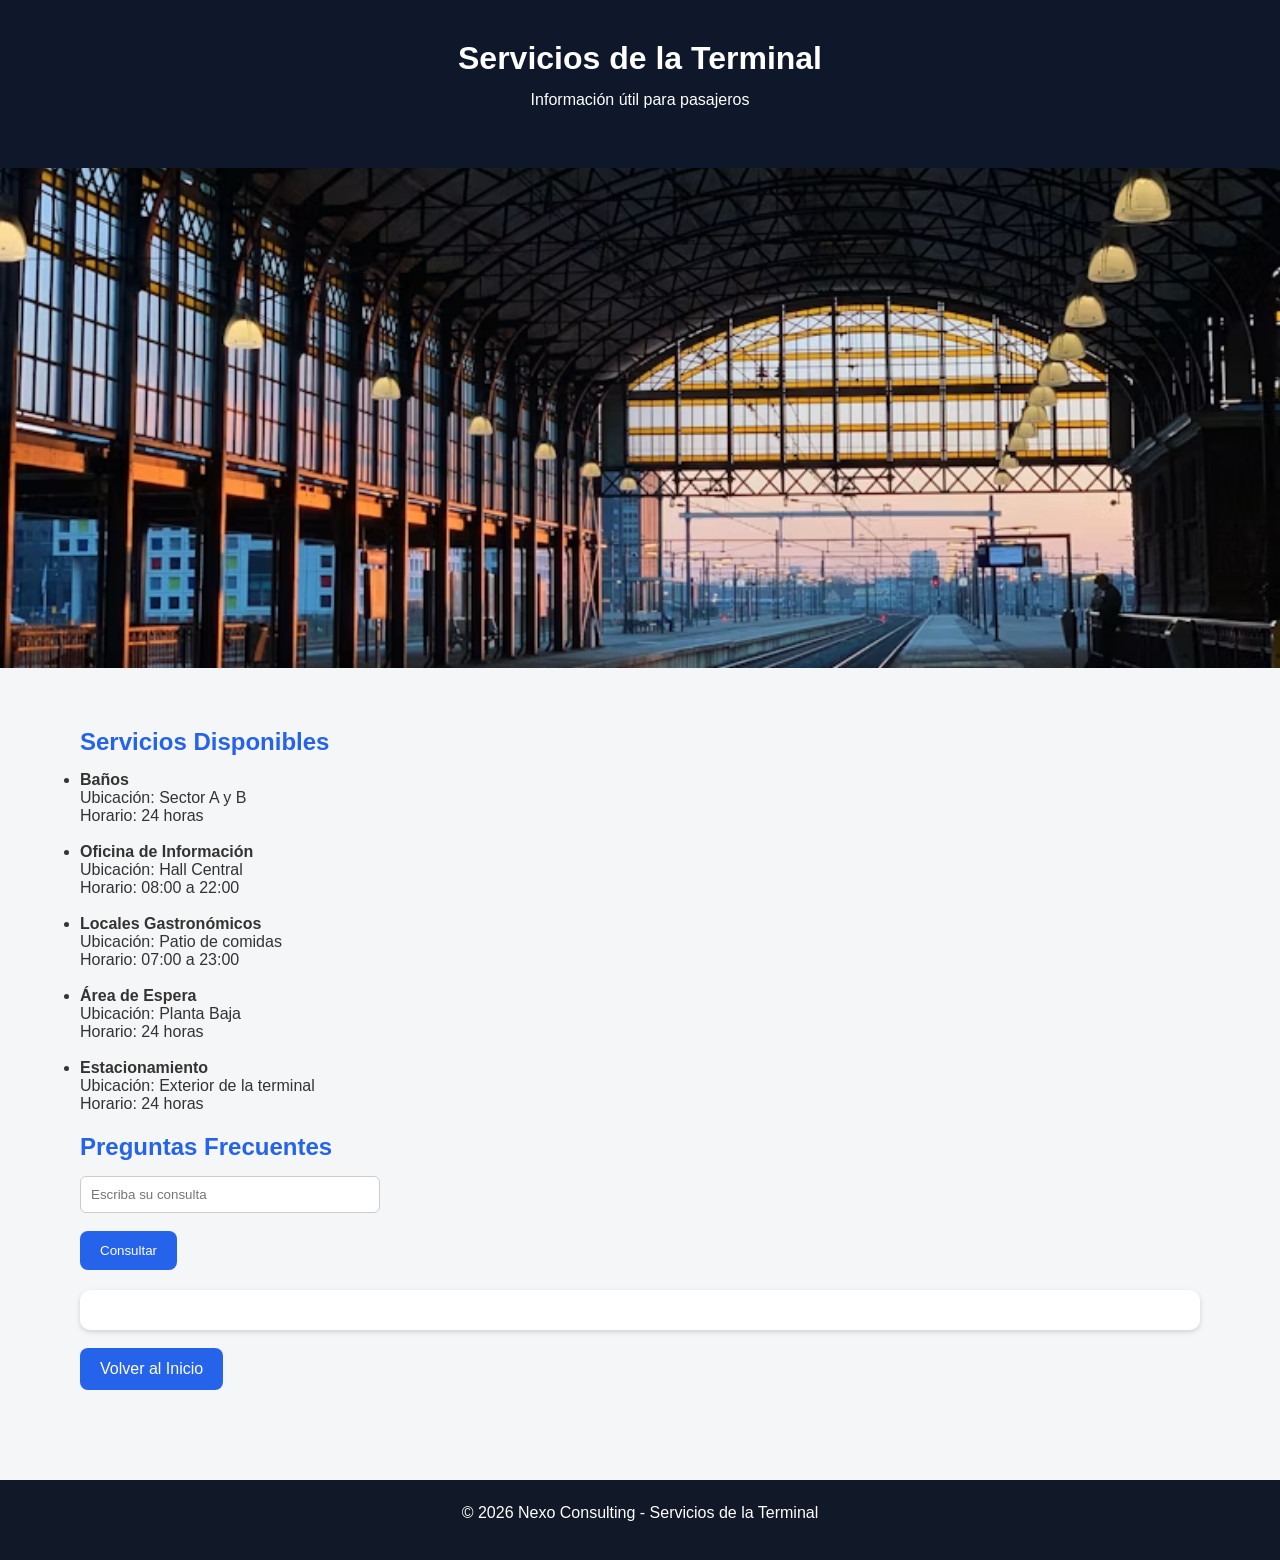
<file: ProyectoFinalWeb/centro-transporte/servicios.html>
<!DOCTYPE html>
<html lang="es">

<head>
<meta charset="UTF-8">
<meta name="viewport" content="width=device-width, initial-scale=1.0">
<title>Servicios</title>

<link rel="stylesheet" href="../css/estilos.css">

</head>

<body>

<header>
    <h1>Servicios de la Terminal</h1>
    <p>Información útil para pasajeros</p>
</header>

<img
src="../img/terminal.jpg"
alt="Servicios de la Terminal"
class="hero">

<main>

<h2>Servicios Disponibles</h2>

<ul>

<li>
<b>Baños</b><br>
Ubicación: Sector A y B<br>
Horario: 24 horas
</li>

<br>

<li>
<b>Oficina de Información</b><br>
Ubicación: Hall Central<br>
Horario: 08:00 a 22:00
</li>

<br>

<li>
<b>Locales Gastronómicos</b><br>
Ubicación: Patio de comidas<br>
Horario: 07:00 a 23:00
</li>

<br>

<li>
<b>Área de Espera</b><br>
Ubicación: Planta Baja<br>
Horario: 24 horas
</li>

<br>

<li>
<b>Estacionamiento</b><br>
Ubicación: Exterior de la terminal<br>
Horario: 24 horas
</li>

</ul>

<h2>Preguntas Frecuentes</h2>

<input type="text" id="pregunta"
placeholder="Escriba su consulta">

<br><br>

<button class="boton"
onclick="responder()">
Consultar
</button>

<div id="respuesta"></div>

<br>

<a class="boton" href="index.html">
Volver al Inicio
</a>

</main>

<script>

function responder() {

let pregunta =
document.getElementById("pregunta")
.value.toLowerCase();

let respuesta = "";

if(pregunta.includes("baño")) {

respuesta =
"Los baños están ubicados en los sectores A y B.";

}

else if(pregunta.includes("gastronom")) {

respuesta =
"Los locales gastronómicos se encuentran en el patio de comidas.";

}

else if(pregunta.includes("información")) {

respuesta =
"La oficina de información se encuentra en el Hall Central.";

}

else if(pregunta.includes("espera")) {

respuesta =
"El área de espera está ubicada en Planta Baja y funciona las 24 horas.";

}

else if(pregunta.includes("estacionamiento")) {

respuesta =
"El estacionamiento funciona las 24 horas.";

}

else if(pregunta.includes("comida")) {

respuesta =
"Los locales gastronómicos se encuentran en el patio de comidas.";

}

else {

respuesta =
"Consulte personalmente en la oficina de información.";

}

document.getElementById("respuesta")
.innerHTML =
"<p>" + respuesta + "</p>";

}

</script>

<footer>
    <p>© 2026 Nexo Consulting - Servicios de la Terminal</p>
</footer>

</body>
</html>
</file>
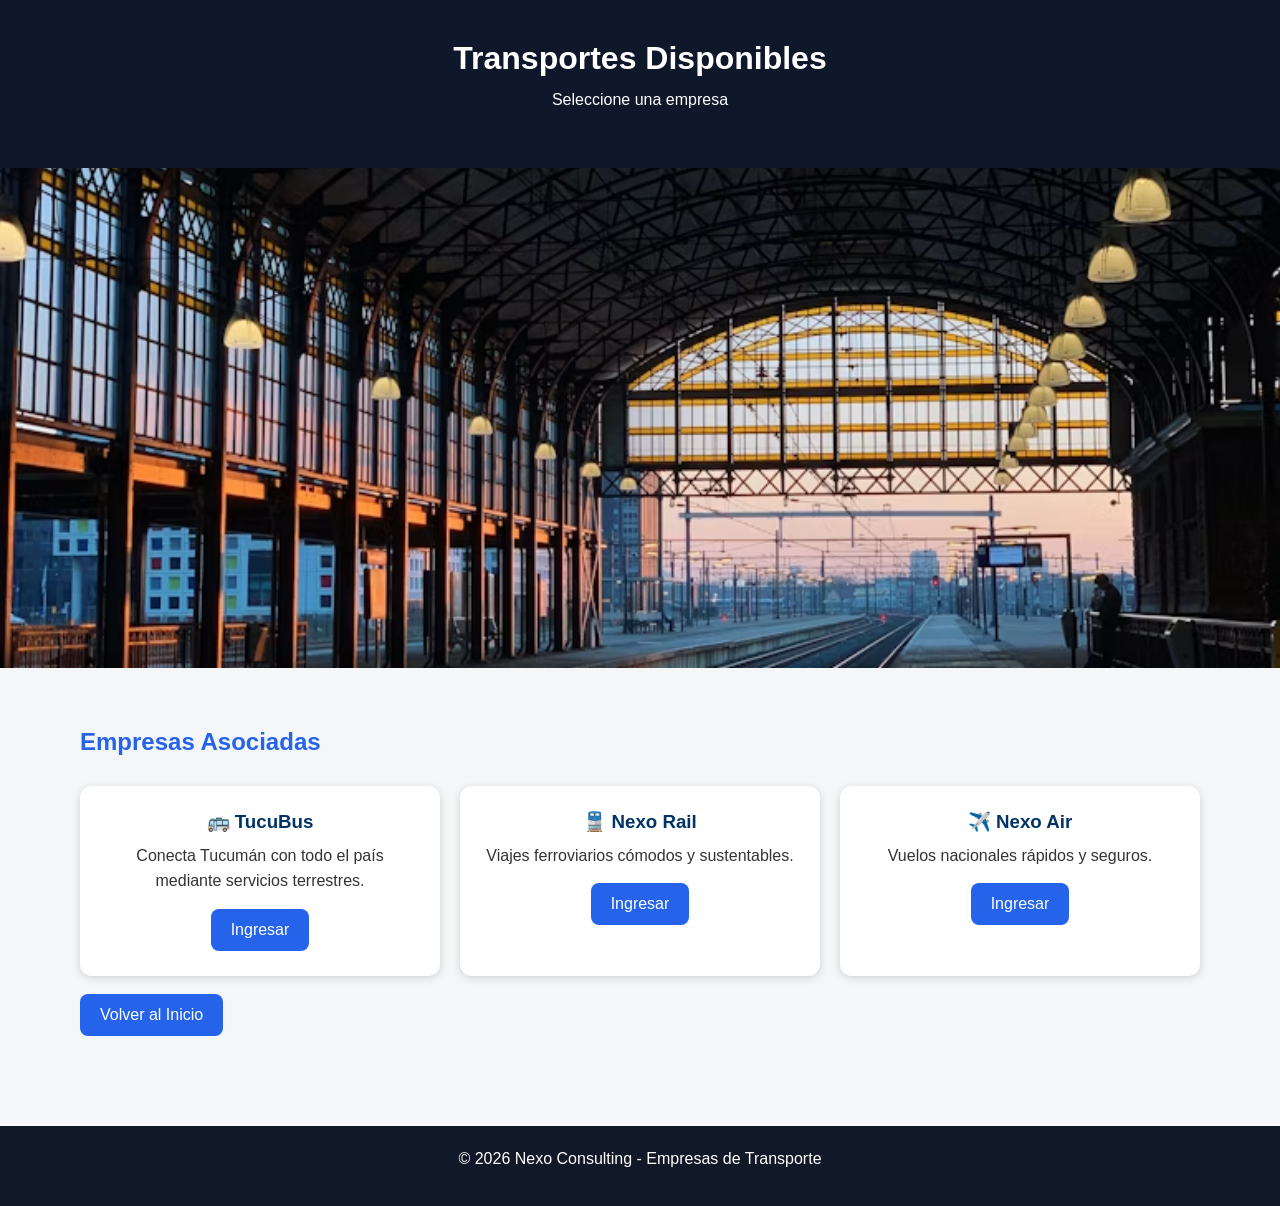
<file: ProyectoFinalWeb/centro-transporte/transportes.html>
<!DOCTYPE html>
<html lang="es">

<head>
<meta charset="UTF-8">
<meta name="viewport" content="width=device-width, initial-scale=1.0">
<title>Transportes</title>

<link rel="stylesheet" href="../css/estilos.css">

</head>

<body>

<header>
    <h1>Transportes Disponibles</h1>
    <p>Seleccione una empresa</p>
</header>

<img
src="../img/terminal.jpg"
alt="Transportes Disponibles"
class="hero">

<main>

<h2>Empresas Asociadas</h2>

<div class="tarjetas">

<div class="tarjeta">
    <h3>🚌 TucuBus</h3>
    <p>Conecta Tucumán con todo el país mediante servicios terrestres.</p>
    <a class="boton" href="../tucubus/index.html">
        Ingresar
    </a>
</div>

<div class="tarjeta">
    <h3>🚆 Nexo Rail</h3>
    <p>Viajes ferroviarios cómodos y sustentables.</p>
    <a class="boton" href="../nexo-rail/index.html">
        Ingresar
    </a>
</div>

<div class="tarjeta">
    <h3>✈️ Nexo Air</h3>
    <p>Vuelos nacionales rápidos y seguros.</p>
    <a class="boton" href="../nexo-air/index.html">
        Ingresar
    </a>
</div>

</div>

<br>

<a class="boton" href="index.html">
Volver al Inicio
</a>

</main>

<footer>
    <p>© 2026 Nexo Consulting - Empresas de Transporte</p>
</footer>

</body>
</html>
</file>
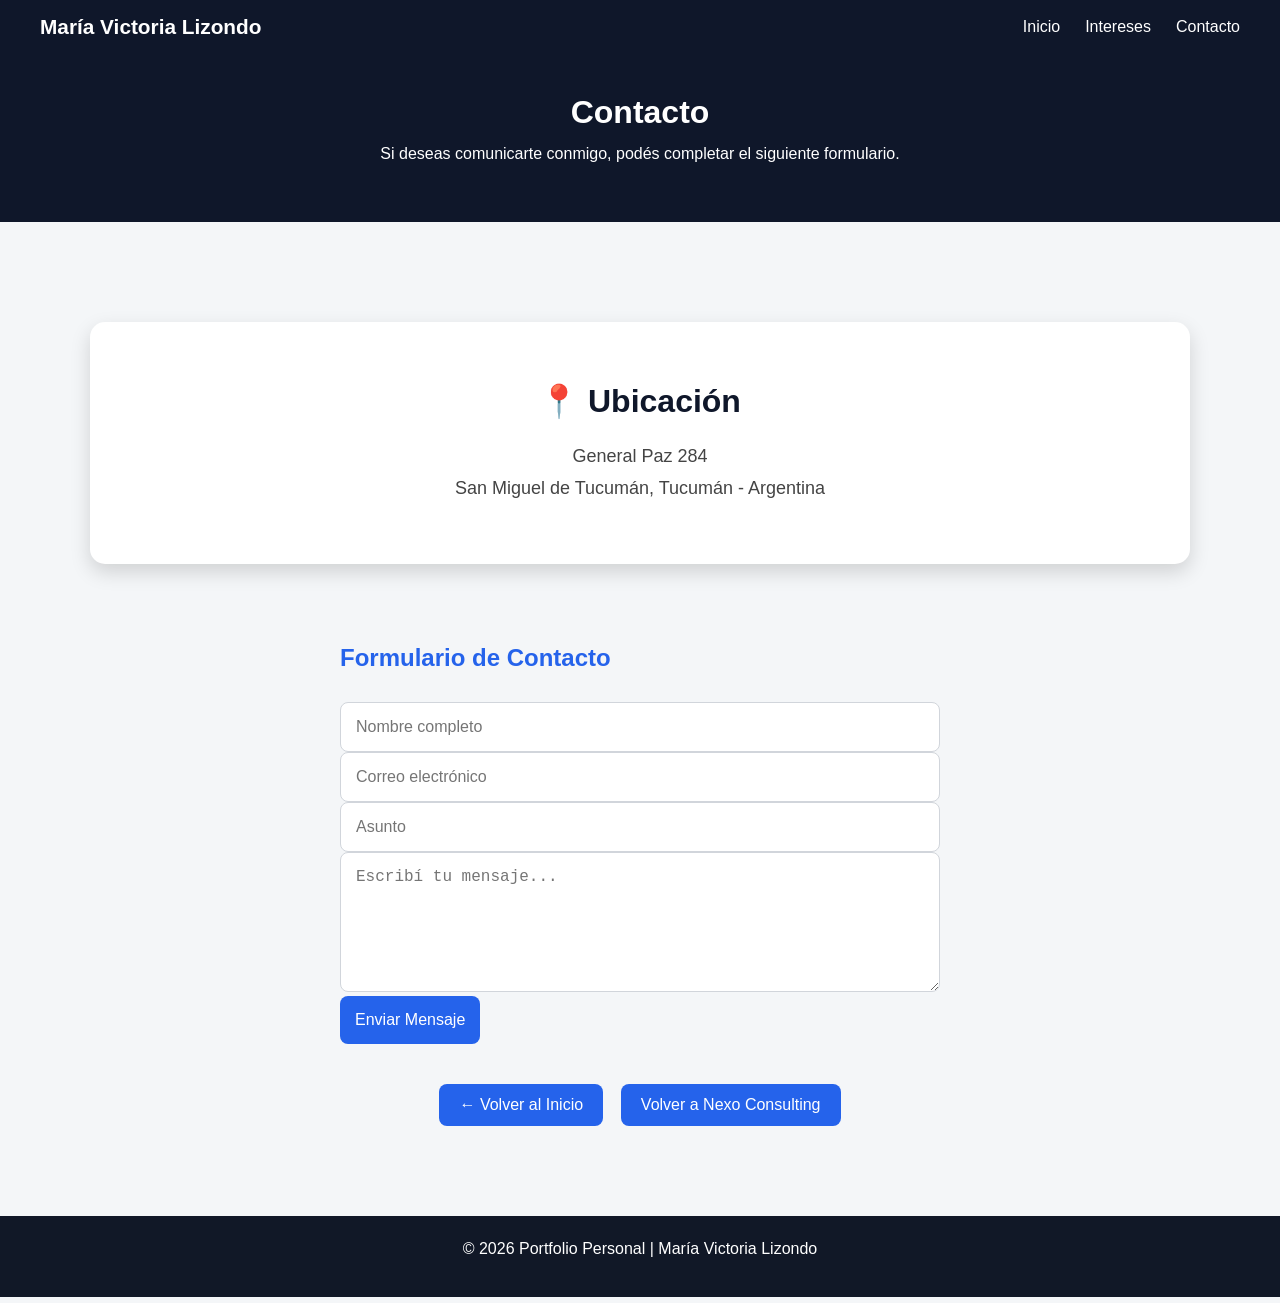
<file: ProyectoFinalWeb/portfolio/contacto.html>
<!DOCTYPE html>
<html lang="es">

<head>

<meta charset="UTF-8">
<meta name="viewport" content="width=device-width, initial-scale=1.0">

<title>Contacto | María Victoria Lizondo</title>

<link rel="stylesheet" href="../css/estilos.css">

</head>

<body>

<nav class="navbar">

<div class="logo">
María Victoria Lizondo
</div>

<ul class="menu">
<li><a href="index.html">Inicio</a></li>
<li><a href="intereses.html">Intereses</a></li>
<li><a href="contacto.html">Contacto</a></li>
</ul>

</nav>

<header>

<h1>Contacto</h1>

<p>
Si deseas comunicarte conmigo, podés completar el siguiente formulario.
</p>

</header>

<main>

<section class="ubicacion">

<h2>📍 Ubicación</h2>

<p>

General Paz 284<br>
San Miguel de Tucumán, Tucumán - Argentina

</p>

</section>

<section class="contacto">

<h2>Formulario de Contacto</h2>

<form>

<input
type="text"
placeholder="Nombre completo"
required>

<input
type="email"
placeholder="Correo electrónico"
required>

<input
type="text"
placeholder="Asunto">

<textarea
rows="6"
placeholder="Escribí tu mensaje..."
required></textarea>

<button type="submit">

Enviar Mensaje

</button>

</form>

</section>

<div style="text-align:center; margin-top:40px;">

<a class="boton" href="index.html">

← Volver al Inicio

</a>

&nbsp;&nbsp;

<a class="boton" href="../consultora/index.html">

Volver a Nexo Consulting

</a>

</div>

</main>

<footer>

<p>

© 2026 Portfolio Personal | María Victoria Lizondo

</p>

</footer>

</body>

</html>
</file>
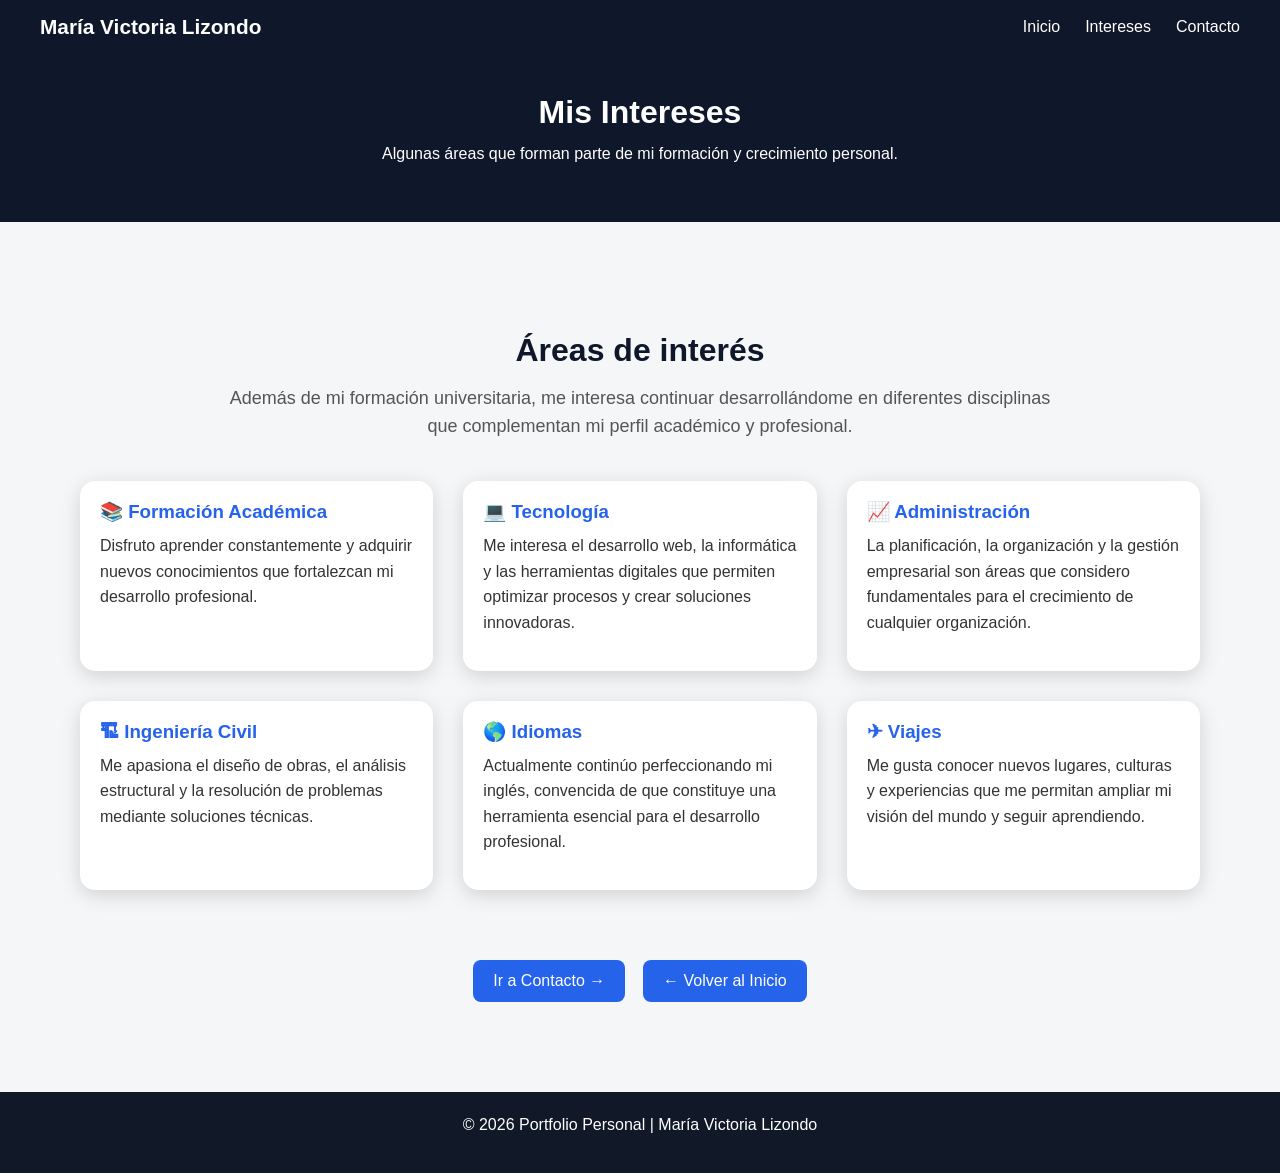
<file: ProyectoFinalWeb/portfolio/intereses.html>
<!DOCTYPE html>
<html lang="es">

<head>

<meta charset="UTF-8">
<meta name="viewport" content="width=device-width, initial-scale=1.0">

<title>Intereses | María Victoria Lizondo</title>

<link rel="stylesheet" href="../css/estilos.css">

</head>

<body>

<nav class="navbar">

<div class="logo">
María Victoria Lizondo
</div>

<ul class="menu">
<li><a href="index.html">Inicio</a></li>
<li><a href="intereses.html">Intereses</a></li>
<li><a href="contacto.html">Contacto</a></li>
</ul>

</nav>

<header>

<h1>Mis Intereses</h1>

<p>
Algunas áreas que forman parte de mi formación y crecimiento personal.
</p>

</header>

<main>

<section class="locales">

<h2>Áreas de interés</h2>

<p class="texto-locales">

Además de mi formación universitaria, me interesa continuar desarrollándome
en diferentes disciplinas que complementan mi perfil académico y profesional.

</p>

<div class="contenedor-locales">

<div class="local">

<h3>📚 Formación Académica</h3>

<p>
Disfruto aprender constantemente y adquirir nuevos conocimientos que fortalezcan mi desarrollo profesional.
</p>

</div>

<div class="local">

<h3>💻 Tecnología</h3>

<p>
Me interesa el desarrollo web, la informática y las herramientas digitales que permiten optimizar procesos y crear soluciones innovadoras.
</p>

</div>

<div class="local">

<h3>📈 Administración</h3>

<p>
La planificación, la organización y la gestión empresarial son áreas que considero fundamentales para el crecimiento de cualquier organización.
</p>

</div>

<div class="local">

<h3>🏗 Ingeniería Civil</h3>

<p>
Me apasiona el diseño de obras, el análisis estructural y la resolución de problemas mediante soluciones técnicas.
</p>

</div>

<div class="local">

<h3>🌎 Idiomas</h3>

<p>
Actualmente continúo perfeccionando mi inglés, convencida de que constituye una herramienta esencial para el desarrollo profesional.
</p>

</div>

<div class="local">

<h3>✈ Viajes</h3>

<p>
Me gusta conocer nuevos lugares, culturas y experiencias que me permitan ampliar mi visión del mundo y seguir aprendiendo.
</p>

</div>

</div>

</section>

<div style="text-align:center; margin-top:50px;">

<a class="boton" href="contacto.html">
Ir a Contacto →
</a>

&nbsp;&nbsp;

<a class="boton" href="index.html">
← Volver al Inicio
</a>

</div>

</main>

<footer>

<p>
© 2026 Portfolio Personal | María Victoria Lizondo
</p>

</footer>

</body>

</html>
</file>
<file: ProyectoFinalWeb/css/estilos.css>
*{
margin:0;
padding:0;
box-sizing:border-box;
}

body{
font-family:Arial,sans-serif;
background-color:#f4f6f8;
color:#333;
}

header{
background:#0F172A;
color:white;
text-align:center;
padding:40px;
}

header h1{
margin-bottom:10px;
}

main{
max-width:1200px;
margin:auto;
padding:40px;
}

h2{
color:#2563EB;
margin-bottom:15px;
margin-top:20px;
}

p{
margin-bottom:15px;
line-height:1.6;
}

.boton{
display:inline-block;
background:#2563EB;
color:white;
text-decoration:none;
padding:12px 20px;
border-radius:8px;
border:none;
cursor:pointer;
transition:0.3s;
}

.boton:hover{
background:#1d4ed8;
transform:translateY(-3px);
box-shadow:0 8px 20px rgba(37,99,235,.30);
}

select,
input{
padding:10px;
width:300px;
border:1px solid #ccc;
border-radius:6px;
}

#resultado,
#respuesta{
background:white;
padding:20px;
margin-top:20px;
border-radius:10px;
box-shadow:0 2px 5px rgba(0,0,0,.15);
}

.hero{
width:100%;
height:500px;
object-fit:cover;
display:block;
transition:0.5s;
}

.hero:hover{
transform:scale(1.02);
}

.hero-texto{
text-align:center;
padding:60px 20px;
}

.hero-texto h2{
font-size:42px;
margin-bottom:20px;
}

.hero-texto p{
font-size:20px;
max-width:700px;
margin:auto;
}

.tarjetas{
display:grid;
grid-template-columns:repeat(auto-fit,minmax(250px,1fr));
gap:20px;
margin-top:30px;
}

.tarjeta{
background:white;
padding:25px;
border-radius:12px;
box-shadow:0 2px 8px rgba(0,0,0,.15);
text-align:center;
transition:0.3s;
cursor:pointer;
}

.tarjeta:hover{
transform:translateY(-8px) scale(1.02);
box-shadow:0 12px 25px rgba(37,99,235,.25);
}

.tarjeta h3{
color:#003366;
margin-bottom:10px;
}

.tarjeta p{
margin-bottom:15px;
}

.mapa{
display:grid;
grid-template-columns:repeat(3,1fr);
gap:10px;
}

.sector{
background:white;
padding:25px;
border-radius:10px;
text-align:center;
box-shadow:0 2px 5px rgba(0,0,0,.15);
}

.navbar{
background:#0f172a;
color:white;
display:flex;
justify-content:space-between;
align-items:center;
padding:15px 40px;
position:sticky;
top:0;
z-index:1000;
}

.logo{
font-size:1.3rem;
font-weight:bold;
}

.menu{
list-style:none;
display:flex;
gap:25px;
}

.menu a{
color:white;
text-decoration:none;
transition:0.3s;
}

.menu a:hover{
color:#60A5FA;
}

.contacto{
max-width:600px;
margin:40px auto;
display:flex;
flex-direction:column;
gap:15px;
}

.contacto input,
.contacto textarea{
padding:15px;
border:1px solid #d1d5db;
border-radius:8px;
font-size:16px;
width:100%;
}

.contacto button{
background:#2563eb;
color:white;
border:none;
padding:15px;
border-radius:8px;
cursor:pointer;
font-size:16px;
}

.contacto button:hover{
background:#1d4ed8;
}

.equipo{
margin-top:60px;
}

.equipo h2{
text-align:center;
color:#003366;
margin-bottom:30px;
}

footer{
background:#111827;
color:white;
text-align:center;
padding:20px;
margin-top:50px;
}

.sector{
cursor:pointer;
transition:0.3s;
}

.sector:hover{
background:#dbeafe;
transform:scale(1.02);
}

.sector-activo{
background:#2563EB;
color:white;
font-weight:bold;
}

@media(max-width:768px){

```
.navbar{
    flex-direction:column;
    gap:15px;
    padding:20px;
}

.menu{
    flex-direction:column;
    text-align:center;
    gap:10px;
}

.hero{
    height:250px;
}

.hero-texto h2{
    font-size:30px;
}

.hero-texto p{
    font-size:16px;
}

.tarjetas{
    grid-template-columns:1fr;
}

.mapa{
    grid-template-columns:1fr;
}

select,
input,
textarea{
    width:100%;
}

.boton{
    width:100%;
    text-align:center;
}

main{
    padding:20px;
}
```

}
#planoTerminal{
display:grid;
grid-template-columns:repeat(3,1fr);
gap:10px;
margin-top:20px;
margin-bottom:20px;
}

.casilla{
background:#e5e7eb;
padding:20px;
text-align:center;
border-radius:8px;
font-weight:bold;
}

.casilla-activa{
background:#2563EB;
color:white;
}
/* ==========================
   UBICACIÓN
========================== */

.ubicacion{
    max-width:1100px;
    margin:60px auto;
    padding:40px;
    background:#ffffff;
    border-radius:15px;
    box-shadow:0 5px 20px rgba(0,0,0,.12);
    text-align:center;
}

.ubicacion h2{
    color:#0F172A;
    margin-bottom:20px;
    font-size:30px;
}

.ubicacion p{
    max-width:800px;
    margin:0 auto 30px;
    color:#444;
    font-size:18px;
    line-height:1.7;
}

.mapa-ubicacion iframe{
    border-radius:15px;
}
/*==========================
 UBICACIÓN
===========================*/

.ubicacion{
    max-width:1100px;
    margin:60px auto;
    padding:40px;
    background:#fff;
    border-radius:15px;
    box-shadow:0 8px 20px rgba(0,0,0,.15);
    text-align:center;
}

.ubicacion h2{
    color:#0F172A;
    margin-bottom:20px;
    font-size:32px;
}

.ubicacion p{
    font-size:18px;
    line-height:1.8;
    color:#444;
    margin-bottom:20px;
}

.mapa-ubicacion iframe{
    width:100%;
    border-radius:15px;
}
/*==========================
LOCALES
==========================*/

.locales{
    margin:70px auto;
}

.locales h2{
    text-align:center;
    color:#0F172A;
    margin-bottom:30px;
}

.contenedor-locales{
    display:grid;
    grid-template-columns:repeat(auto-fit,minmax(300px,1fr));
    gap:25px;
}

.local{
    background:white;
    border-radius:15px;
    overflow:hidden;
    box-shadow:0 5px 20px rgba(0,0,0,.15);
    transition:.3s;
}

.local:hover{
    transform:translateY(-8px);
}

.local img{
    width:100%;
    height:220px;
    object-fit:cover;
}

.local h3{
    padding:20px 20px 10px;
    color:#2563EB;
}

.local p{
    padding:0 20px 20px;
}
/*==========================
LOCALES Y SERVICIOS
==========================*/

.locales{
    margin-top:70px;
}

.locales h2{
    text-align:center;
    color:#0F172A;
    margin-bottom:15px;
    font-size:32px;
}

.texto-locales{
    text-align:center;
    max-width:850px;
    margin:0 auto 40px;
    font-size:18px;
    color:#555;
}

.contenedor-locales{
    display:grid;
    grid-template-columns:repeat(auto-fit,minmax(300px,1fr));
    gap:30px;
}

.local{
    background:white;
    border-radius:15px;
    overflow:hidden;
    box-shadow:0 5px 20px rgba(0,0,0,.15);
    transition:.3s;
    display:flex;
    flex-direction:column;
}
.local:hover{
    transform:translateY(-8px);
}

.local img{
    width:100%;
    height:220px;
    object-fit:cover;
}

.local h3{
    color:#2563EB;
    padding:20px 20px 10px;
}

.local p{
    padding:0 20px 20px;
    line-height:1.6;
}
.local img{
    width:100%;
    height:200px;
    object-fit:contain;
    background:#fff;
    padding:20px;
    display:block;
}
/*==========================
PORTFOLIO
==========================*/

.infografia{
    background:#fff;
    padding:30px;
    border-radius:15px;
    box-shadow:0 5px 20px rgba(0,0,0,.15);
    text-align:center;
    margin:auto;
    max-width:1000px;
}

.infografia img{
    width:55%;
    max-width:500px;
    height:auto;
    display:block;
    margin:auto;
    border-radius:12px;
    box-shadow:0 8px 20px rgba(0,0,0,.15);
}

.hero-texto{
    max-width:1000px;
    margin:auto;
}

.hero-texto p{
    font-size:18px;
    line-height:1.8;
    text-align:justify;
}
/*==========================
TARJETA DEL PORTFOLIO
==========================*/

.tarjeta-link{
    display:block;
    text-decoration:none;
    color:inherit;
}

.tarjeta-link:hover{
    color:inherit;
}

.tarjeta-link h3{
    color:#003366;
}

.tarjeta-link:hover h3{
    color:#2563EB;
}
</file>
